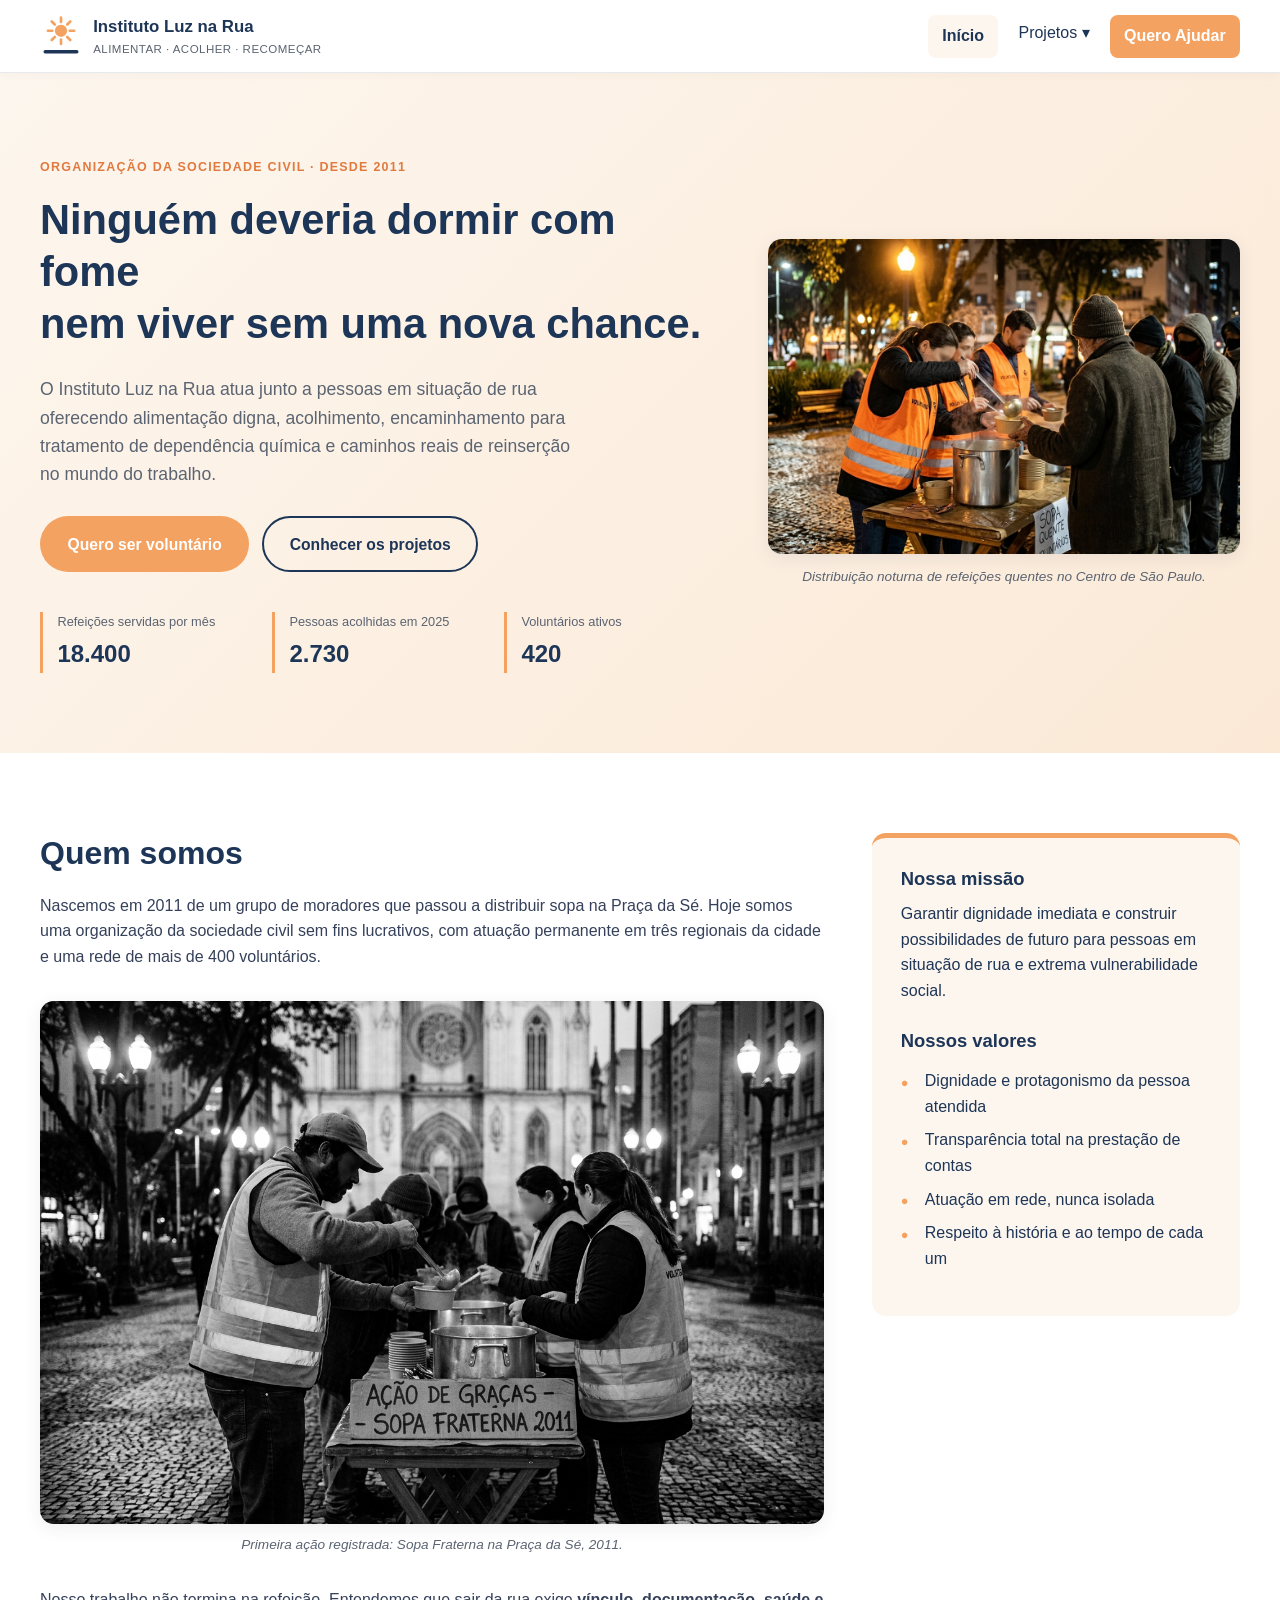
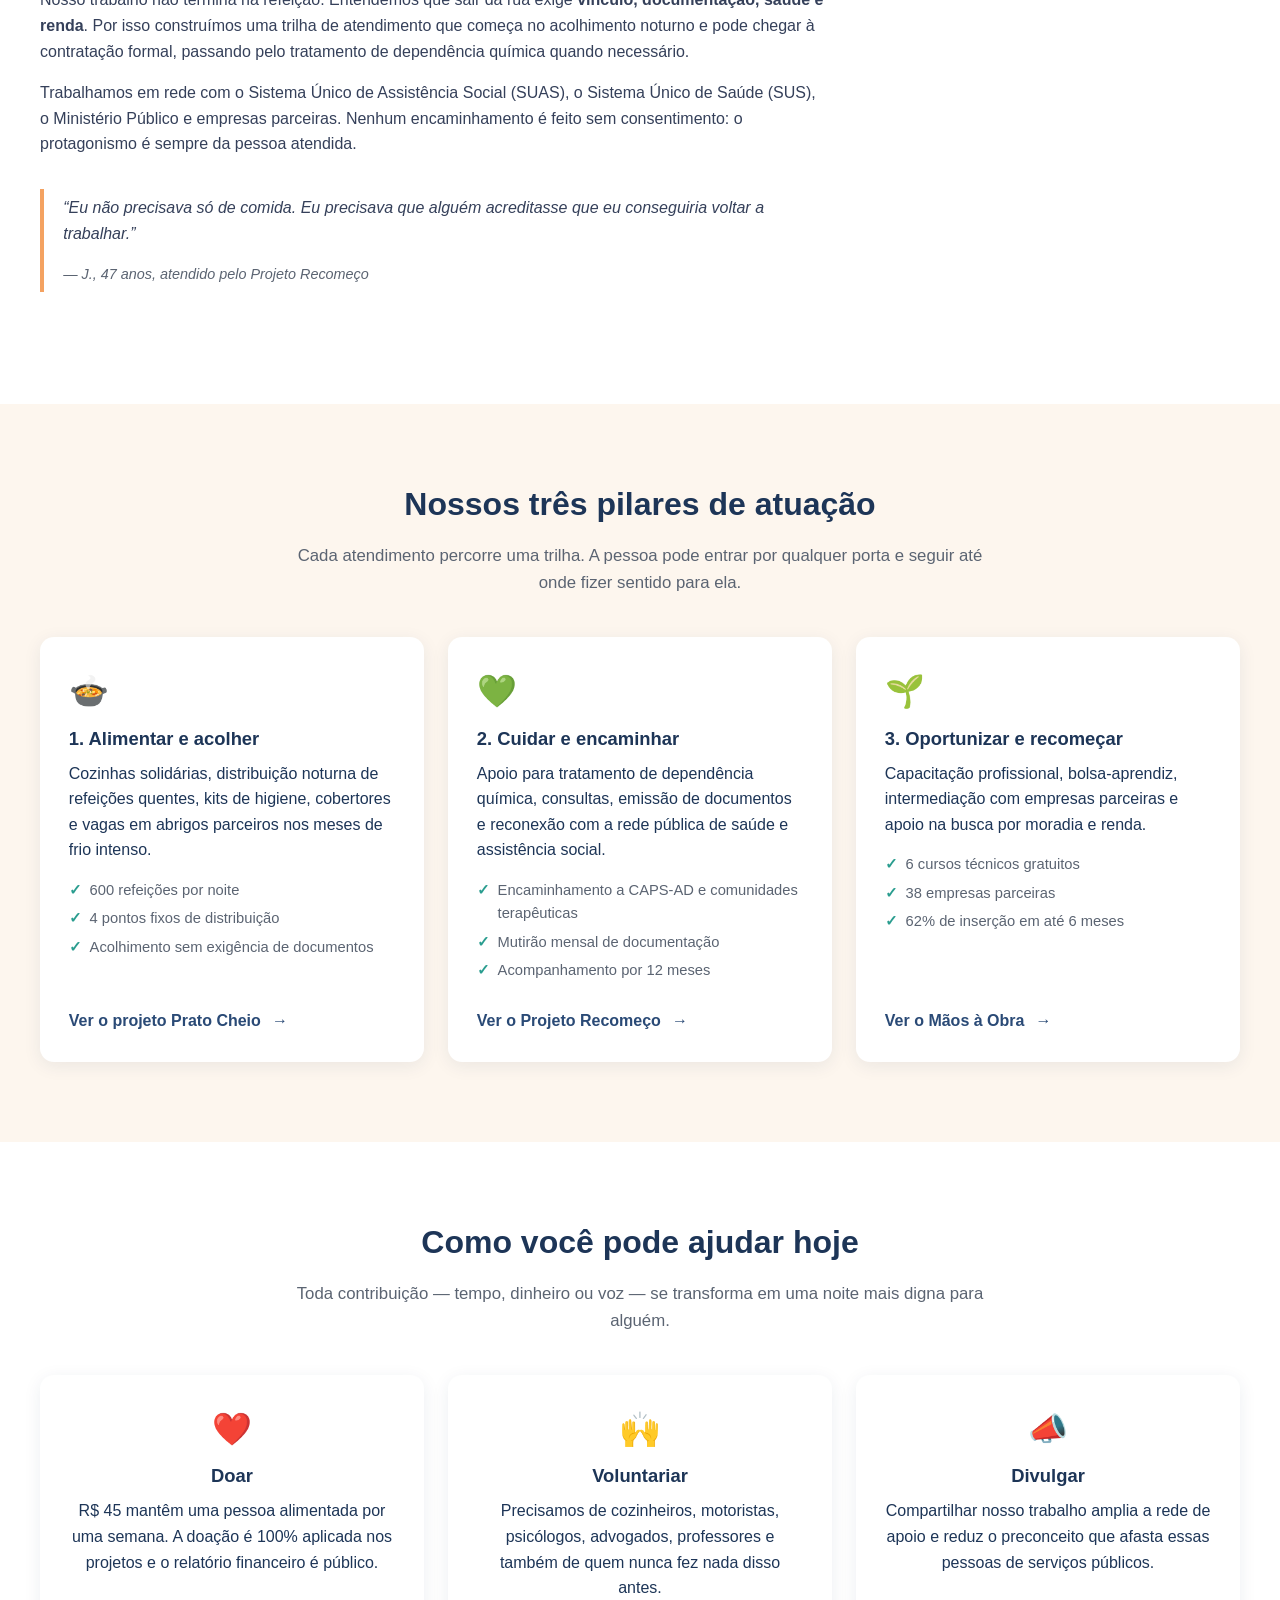
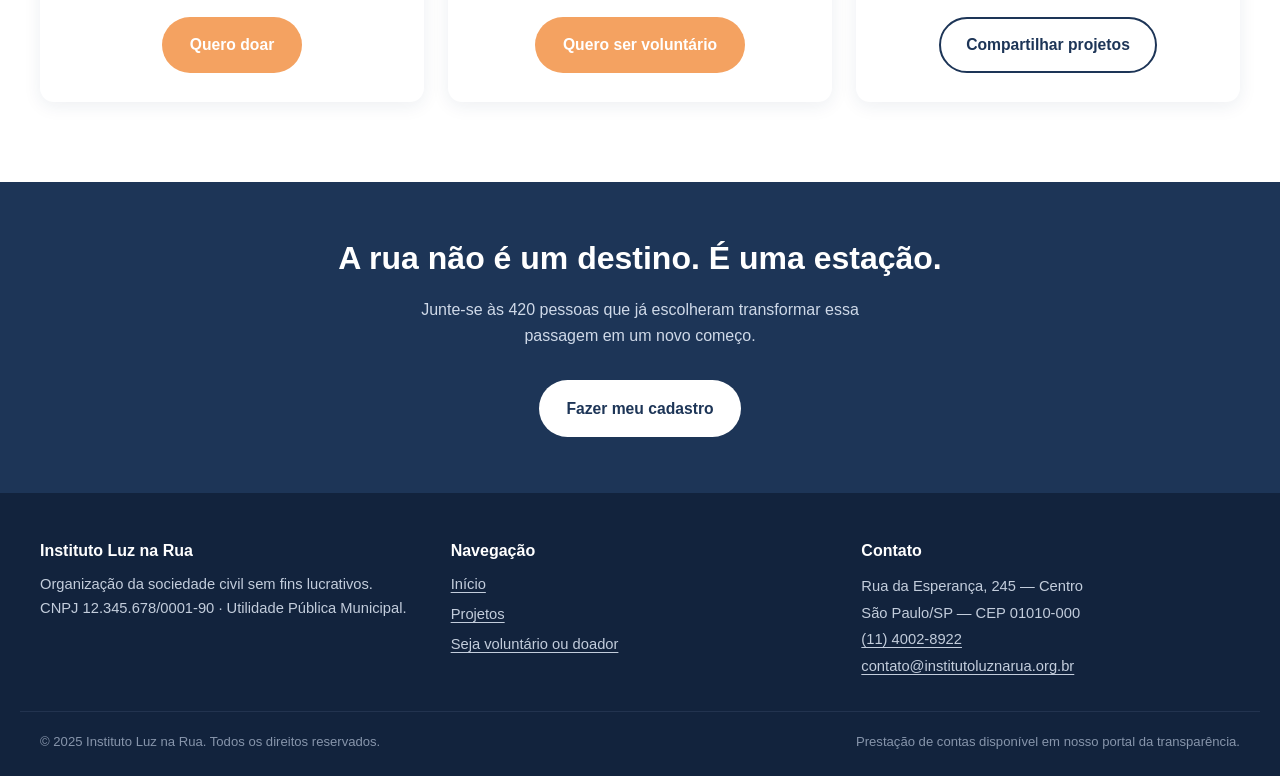
<file: index.html>
<!DOCTYPE html>
<html lang="pt-BR">
<head>
  <meta charset="UTF-8">
  <meta name="viewport" content="width=device-width, initial-scale=1.0">

  <title>Instituto Luz na Rua | Alimentar, acolher e recomeçar</title>
  <meta name="description" content="ONG que atua junto à população em situação de rua: alimentação, acolhimento, encaminhamento para tratamento de dependência química e geração de oportunidades.">
  <meta name="keywords" content="ONG, população em situação de rua, terceiro setor, voluntariado, doação, dependência química, inclusão social">
  <meta name="author" content="Instituto Luz na Rua">
  <meta name="robots" content="index, follow">
  <link rel="canonical" href="https://www.institutoluznarua.org.br/index.html">

  <meta property="og:type" content="website">
  <meta property="og:title" content="Instituto Luz na Rua | Alimentar, acolher e recomeçar">
  <meta property="og:description" content="Transformamos a rua em ponto de partida. Conheça nossos projetos e faça parte dessa rede de cuidado.">
  <meta property="og:locale" content="pt_BR">
  <meta property="og:image" content="https://www.institutoluznarua.org.br/imagens/hero-distribuicao.jpg">
  <meta property="og:image:alt" content="Voluntários servindo sopa quente para pessoas em situação de rua à noite, em uma praça pública.">

  <link rel="icon" href="data:image/svg+xml,%3Csvg xmlns='http://www.w3.org/2000/svg' viewBox='0 0 48 48'%3E%3Ccircle cx='24' cy='20' r='10' fill='%23f4a261'/%3E%3Cpath d='M6 42h36' stroke='%231d3557' stroke-width='4' stroke-linecap='round'/%3E%3C/svg%3E">
  <link rel="stylesheet" href="css/estilo.css">

  <script type="application/ld+json">
  {
    "@context": "https://schema.org",
    "@type": "NGO",
    "name": "Instituto Luz na Rua",
    "url": "https://www.institutoluznarua.org.br",
    "description": "Organização sem fins lucrativos que atua junto à população em situação de rua.",
    "address": {
      "@type": "PostalAddress",
      "streetAddress": "Rua da Esperança, 245 - Centro",
      "addressLocality": "São Paulo",
      "addressRegion": "SP",
      "postalCode": "01010-000",
      "addressCountry": "BR"
    },
    "telephone": "+55-11-4002-8922",
    "email": "contato@institutoluznarua.org.br"
  }
  </script>
</head>

<body>

  <a class="pular-navegacao" href="#conteudo-principal">Pular para o conteúdo principal</a>

  <header class="cabecalho">
    <div class="container cabecalho__interno">

      <a href="index.html" class="logo" aria-label="Instituto Luz na Rua — página inicial">
        <svg class="logo__icone" viewBox="0 0 48 48" width="42" height="42" aria-hidden="true" focusable="false">
          <circle cx="24" cy="18" r="7" fill="#f4a261"></circle>
          <g stroke="#f4a261" stroke-width="3" stroke-linecap="round">
            <path d="M24 3v5"></path><path d="M24 28v5"></path>
            <path d="M9 18h5"></path><path d="M34 18h5"></path>
            <path d="M13.4 7.4l3.5 3.5"></path><path d="M31.1 25.1l3.5 3.5"></path>
            <path d="M34.6 7.4l-3.5 3.5"></path><path d="M16.9 25.1l-3.5 3.5"></path>
          </g>
          <path d="M6 42h36" stroke="#1d3557" stroke-width="4" stroke-linecap="round"></path>
        </svg>
        <span class="logo__texto">
          <strong>Instituto Luz na Rua</strong>
          <small>Alimentar · Acolher · Recomeçar</small>
        </span>
      </a>

      <button class="menu-toggle" type="button"
              aria-expanded="false"
              aria-controls="menu-principal"
              aria-label="Abrir menu de navegação">
        <span class="menu-toggle__barra"></span>
        <span class="menu-toggle__barra"></span>
        <span class="menu-toggle__barra"></span>
      </button>

      <nav id="menu-principal" class="navegacao" aria-label="Navegação principal">
        <ul class="navegacao__lista">
          <li><a href="index.html" aria-current="page">Início</a></li>

          <li class="tem-submenu">
            <button class="navegacao__botao" type="button"
                    aria-expanded="false"
                    aria-haspopup="true">
              Projetos <span aria-hidden="true">▾</span>
            </button>
            <ul class="submenu">
              <li><a href="projetos.html#prato-cheio">Prato Cheio</a></li>
              <li><a href="projetos.html#recomeco">Recomeço</a></li>
              <li><a href="projetos.html#maos-a-obra">Mãos à Obra</a></li>
              <li><a href="projetos.html">Ver todos os projetos</a></li>
            </ul>
          </li>

          <li><a href="cadastro.html" class="navegacao__destaque">Quero Ajudar</a></li>
        </ul>
      </nav>

    </div>
  </header>

  <main id="conteudo-principal">

    <!-- HERO -->
    <section class="hero" aria-labelledby="titulo-hero">
      <div class="container hero__interno">

        <div class="hero__texto">
          <p class="etiqueta">Organização da Sociedade Civil · desde 2011</p>

          <h1 id="titulo-hero">
            Ninguém deveria dormir com fome<br>
            nem viver sem uma nova chance.
          </h1>

          <p class="hero__descricao">
            O Instituto Luz na Rua atua junto a pessoas em situação de rua oferecendo
            alimentação digna, acolhimento, encaminhamento para tratamento de dependência
            química e caminhos reais de reinserção no mundo do trabalho.
          </p>

          <div class="hero__acoes">
            <a href="cadastro.html" class="botao botao--primario">Quero ser voluntário</a>
            <a href="projetos.html" class="botao botao--contorno">Conhecer os projetos</a>
          </div>

          <dl class="hero__indicadores">
            <div>
              <dt>Refeições servidas por mês</dt>
              <dd>18.400</dd>
            </div>
            <div>
              <dt>Pessoas acolhidas em 2025</dt>
              <dd>2.730</dd>
            </div>
            <div>
              <dt>Voluntários ativos</dt>
              <dd>420</dd>
            </div>
          </dl>
        </div>

        <figure class="hero__figura">
          <img
            src="imagens/hero-distribuicao.jpg"
            alt="Voluntários com coletes refletivos laranja servindo sopa quente de uma panela grande para pessoas em situação de rua enfileiradas em uma praça à noite, sob iluminação pública."
            width="1400"
            height="933"
            loading="eager"
            fetchpriority="high"
            decoding="async"
            class="hero__imagem">
          <figcaption>Distribuição noturna de refeições quentes no Centro de São Paulo.</figcaption>
        </figure>

      </div>
    </section>

    <!-- QUEM SOMOS -->
    <section class="secao" id="quem-somos" aria-labelledby="titulo-quem-somos">
      <div class="container secao__grade">

        <article class="texto-corrido">
          <h2 id="titulo-quem-somos">Quem somos</h2>

          <p>
            Nascemos em 2011 de um grupo de moradores que passou a distribuir sopa na Praça da
            Sé. Hoje somos uma organização da sociedade civil sem fins lucrativos, com
            atuação permanente em três regionais da cidade e uma rede de mais de 400
            voluntários.
          </p>

          <figure class="texto-corrido__figura">
            <img
              src="imagens/sopa_fraterna_2011.jpg"
              alt="Fotografia em preto e branco, de 2011, mostrando voluntários com coletes servindo sopa de panelas grandes em uma mesa, na Praça da Sé, com a Catedral ao fundo. Uma placa na mesa diz 'Ação de Graças – Sopa Fraterna 2011'."
              width="1200"
              height="800"
              loading="lazy"
              decoding="async">
            <figcaption>Primeira ação registrada: Sopa Fraterna na Praça da Sé, 2011.</figcaption>
          </figure>

          <p>
            Nosso trabalho não termina na refeição. Entendemos que sair da rua exige
            <strong>vínculo, documentação, saúde e renda</strong>. Por isso construímos uma
            trilha de atendimento que começa no acolhimento noturno e pode chegar à
            contratação formal, passando pelo tratamento de dependência química quando necessário.
          </p>

          <p>
            Trabalhamos em rede com o Sistema Único de Assistência Social (SUAS), o Sistema
            Único de Saúde (SUS), o Ministério Público e empresas parceiras. Nenhum
            encaminhamento é feito sem consentimento: o protagonismo é sempre da pessoa atendida.
          </p>

          <blockquote class="citacao">
            <p>“Eu não precisava só de comida. Eu precisava que alguém acreditasse que eu
            conseguiria voltar a trabalhar.”</p>
            <footer>— <cite>J., 47 anos, atendido pelo Projeto Recomeço</cite></footer>
          </blockquote>
        </article>

        <aside class="cartao-lateral" aria-labelledby="titulo-missao">
          <h3 id="titulo-missao">Nossa missão</h3>
          <p>
            Garantir dignidade imediata e construir possibilidades de futuro para pessoas em
            situação de rua e extrema vulnerabilidade social.
          </p>

          <h3>Nossos valores</h3>
          <ul class="lista-marcada">
            <li>Dignidade e protagonismo da pessoa atendida</li>
            <li>Transparência total na prestação de contas</li>
            <li>Atuação em rede, nunca isolada</li>
            <li>Respeito à história e ao tempo de cada um</li>
          </ul>
        </aside>

      </div>
    </section>

    <!-- PILARES -->
    <section class="secao secao--alt" aria-labelledby="titulo-pilares">
      <div class="container">

        <header class="secao__cabecalho">
          <h2 id="titulo-pilares">Nossos três pilares de atuação</h2>
          <p class="secao__subtitulo">
            Cada atendimento percorre uma trilha. A pessoa pode entrar por qualquer porta e
            seguir até onde fizer sentido para ela.
          </p>
        </header>

        <div class="grade-cartoes">

          <article class="cartao" aria-labelledby="card-pilar-1">
            <span class="cartao__icone" aria-hidden="true">🍲</span>
            <h3 id="card-pilar-1">1. Alimentar e acolher</h3>
            <p>
              Cozinhas solidárias, distribuição noturna de refeições quentes, kits de higiene,
              cobertores e vagas em abrigos parceiros nos meses de frio intenso.
            </p>
            <ul class="cartao__lista">
              <li>600 refeições por noite</li>
              <li>4 pontos fixos de distribuição</li>
              <li>Acolhimento sem exigência de documentos</li>
            </ul>
            <a href="projetos.html#prato-cheio" class="link-seta">
              Ver o projeto Prato Cheio<span class="sr-only"> — Alimentar e acolher</span>
            </a>
          </article>

          <article class="cartao" aria-labelledby="card-pilar-2">
            <span class="cartao__icone" aria-hidden="true">💚</span>
            <h3 id="card-pilar-2">2. Cuidar e encaminhar</h3>
            <p>
              Apoio para tratamento de dependência química, consultas, emissão de documentos
              e reconexão com a rede pública de saúde e assistência social.
            </p>
            <ul class="cartao__lista">
              <li>Encaminhamento a CAPS-AD e comunidades terapêuticas</li>
              <li>Mutirão mensal de documentação</li>
              <li>Acompanhamento por 12 meses</li>
            </ul>
            <a href="projetos.html#recomeco" class="link-seta">
              Ver o Projeto Recomeço<span class="sr-only"> — Cuidar e encaminhar</span>
            </a>
          </article>

          <article class="cartao" aria-labelledby="card-pilar-3">
            <span class="cartao__icone" aria-hidden="true">🌱</span>
            <h3 id="card-pilar-3">3. Oportunizar e recomeçar</h3>
            <p>
              Capacitação profissional, bolsa-aprendiz, intermediação com empresas parceiras
              e apoio na busca por moradia e renda.
            </p>
            <ul class="cartao__lista">
              <li>6 cursos técnicos gratuitos</li>
              <li>38 empresas parceiras</li>
              <li>62% de inserção em até 6 meses</li>
            </ul>
            <a href="projetos.html#maos-a-obra" class="link-seta">
              Ver o Mãos à Obra<span class="sr-only"> — Oportunizar e recomeçar</span>
            </a>
          </article>

        </div>
      </div>
    </section>

    <!-- COMO AJUDAR -->
    <section class="secao" aria-labelledby="titulo-como-ajudar">
      <div class="container">

        <header class="secao__cabecalho">
          <h2 id="titulo-como-ajudar">Como você pode ajudar hoje</h2>
          <p class="secao__subtitulo">
            Toda contribuição — tempo, dinheiro ou voz — se transforma em uma noite mais
            digna para alguém.
          </p>
        </header>

        <div class="grade-cartoes grade-cartoes--tres">

          <article class="cartao cartao--acao" aria-labelledby="card-acao-1">
            <span class="cartao__icone" aria-hidden="true">❤️</span>
            <h3 id="card-acao-1">Doar</h3>
            <p>
              R$ 45 mantêm uma pessoa alimentada por uma semana. A doação é 100% aplicada
              nos projetos e o relatório financeiro é público.
            </p>
            <a href="cadastro.html?perfil=doador" class="botao botao--primario">Quero doar</a>
          </article>

          <article class="cartao cartao--acao" aria-labelledby="card-acao-2">
            <span class="cartao__icone" aria-hidden="true">🙌</span>
            <h3 id="card-acao-2">Voluntariar</h3>
            <p>
              Precisamos de cozinheiros, motoristas, psicólogos, advogados, professores e
              também de quem nunca fez nada disso antes.
            </p>
            <a href="cadastro.html?perfil=voluntario" class="botao botao--primario">Quero ser voluntário</a>
          </article>

          <article class="cartao cartao--acao" aria-labelledby="card-acao-3">
            <span class="cartao__icone" aria-hidden="true">📣</span>
            <h3 id="card-acao-3">Divulgar</h3>
            <p>
              Compartilhar nosso trabalho amplia a rede de apoio e reduz o preconceito
              que afasta essas pessoas de serviços públicos.
            </p>
            <a href="projetos.html" class="botao botao--contorno">Compartilhar projetos</a>
          </article>

        </div>
      </div>
    </section>

    <!-- CHAMADA FINAL -->
    <section class="chamada-final" aria-labelledby="titulo-chamada">
      <div class="container chamada-final__interno">
        <h2 id="titulo-chamada">A rua não é um destino. É uma estação.</h2>
        <p>
          Junte-se às 420 pessoas que já escolheram transformar essa passagem em um
          novo começo.
        </p>
        <a href="cadastro.html" class="botao botao--claro">Fazer meu cadastro</a>
      </div>
    </section>

  </main>

  <footer class="rodape">
    <div class="container rodape__grade">

      <section class="rodape__coluna" aria-labelledby="rodape-instituto">
        <h2 id="rodape-instituto" class="rodape__titulo">Instituto Luz na Rua</h2>
        <p>
          Organização da sociedade civil sem fins lucrativos.<br>
          CNPJ 12.345.678/0001-90 · Utilidade Pública Municipal.
        </p>
      </section>

      <nav class="rodape__coluna" aria-labelledby="rodape-navegacao">
        <h2 id="rodape-navegacao" class="rodape__titulo">Navegação</h2>
        <ul class="rodape__lista">
          <li><a href="index.html">Início</a></li>
          <li><a href="projetos.html">Projetos</a></li>
          <li><a href="cadastro.html">Seja voluntário ou doador</a></li>
        </ul>
      </nav>

      <section class="rodape__coluna" aria-labelledby="rodape-contato">
        <h2 id="rodape-contato" class="rodape__titulo">Contato</h2>
        <address class="rodape__endereco">
          Rua da Esperança, 245 — Centro<br>
          São Paulo/SP — CEP 01010-000<br>
          <a href="tel:+551140028922">(11) 4002-8922</a><br>
          <a href="mailto:contato@institutoluznarua.org.br">contato@institutoluznarua.org.br</a>
        </address>
      </section>

    </div>

    <div class="container rodape__base">
      <p>&copy; 2025 Instituto Luz na Rua. Todos os direitos reservados.</p>
      <p>Prestação de contas disponível em nosso portal da transparência.</p>
    </div>
  </footer>

  <!-- Container do toast (oculto por padrão) -->
  <div id="toast" class="toast" role="status" aria-live="polite" hidden></div>

  <script src="js/script.js"></script>
</body>
</html>
</file>
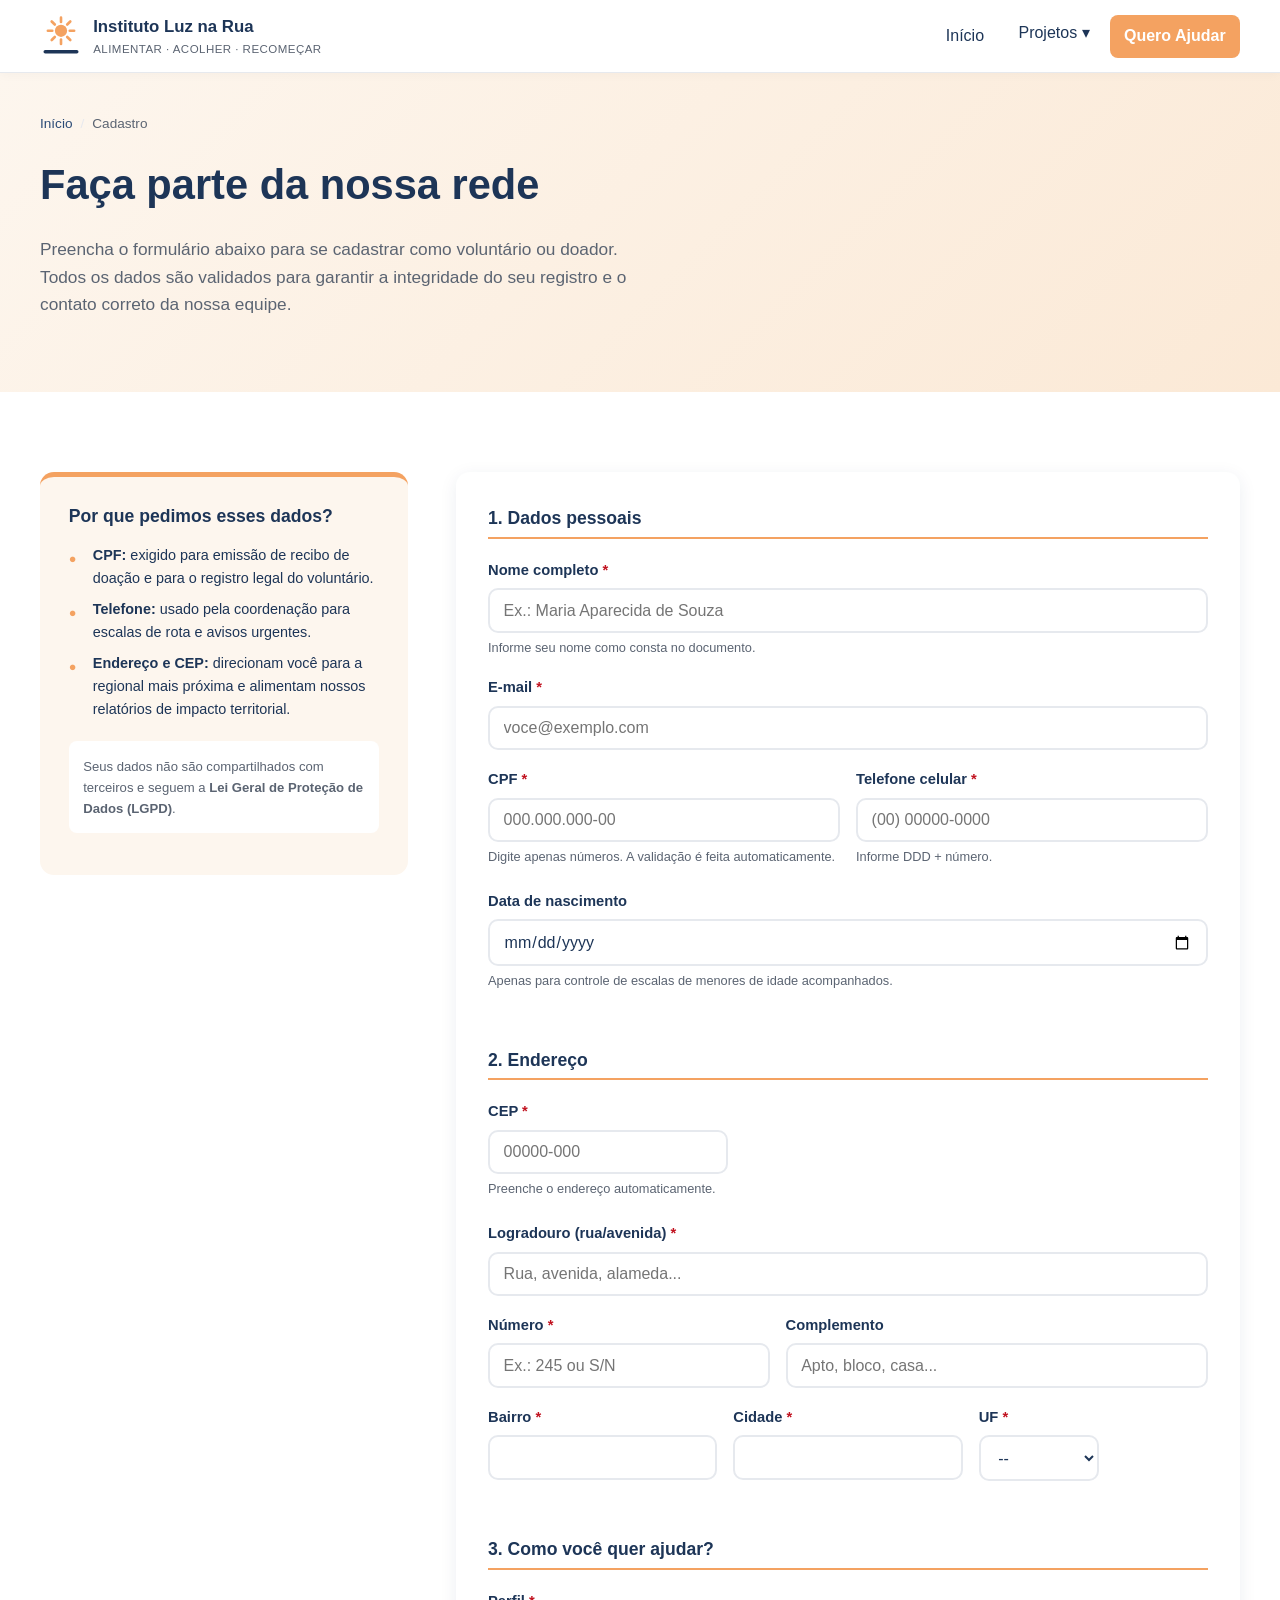
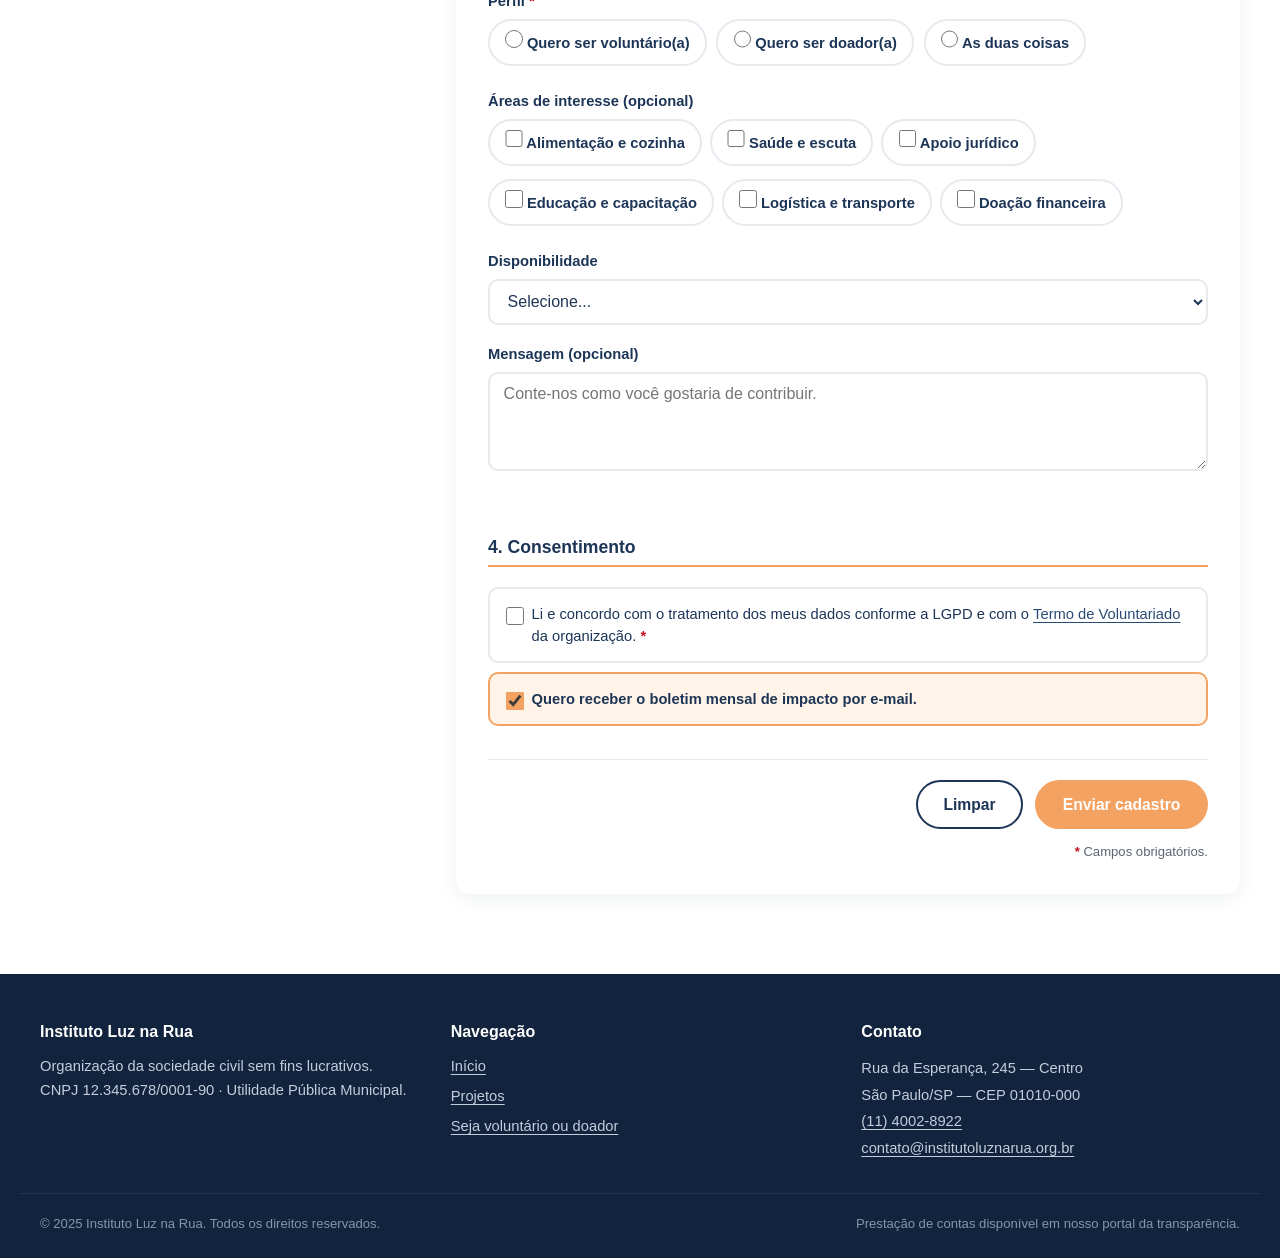
<file: cadastro.html>
<!DOCTYPE html>
<html lang="pt-BR">
<head>
  <meta charset="UTF-8">
  <meta name="viewport" content="width=device-width, initial-scale=1.0">

  <title>Cadastro de Voluntários e Doadores | Instituto Luz na Rua</title>
  <meta name="description" content="Cadastre-se como voluntário ou doador do Instituto Luz na Rua. Formulário com validação de CPF, telefone e CEP para garantir a integridade do seu registro.">
  <meta name="robots" content="index, follow">
  <link rel="canonical" href="https://www.institutoluznarua.org.br/cadastro.html">

  <link rel="icon" href="data:image/svg+xml,%3Csvg xmlns='http://www.w3.org/2000/svg' viewBox='0 0 48 48'%3E%3Ccircle cx='24' cy='20' r='10' fill='%23f4a261'/%3E%3Cpath d='M6 42h36' stroke='%231d3557' stroke-width='4' stroke-linecap='round'/%3E%3C/svg%3E">
  <link rel="stylesheet" href="css/estilo.css">
</head>

<body>

  <a class="pular-navegacao" href="#conteudo-principal">Pular para o conteúdo principal</a>

  <header class="cabecalho">
    <div class="container cabecalho__interno">

      <a href="index.html" class="logo" aria-label="Instituto Luz na Rua — página inicial">
        <svg class="logo__icone" viewBox="0 0 48 48" width="42" height="42" aria-hidden="true" focusable="false">
          <circle cx="24" cy="18" r="7" fill="#f4a261"></circle>
          <g stroke="#f4a261" stroke-width="3" stroke-linecap="round">
            <path d="M24 3v5"></path><path d="M24 28v5"></path>
            <path d="M9 18h5"></path><path d="M34 18h5"></path>
            <path d="M13.4 7.4l3.5 3.5"></path><path d="M31.1 25.1l3.5 3.5"></path>
            <path d="M34.6 7.4l-3.5 3.5"></path><path d="M16.9 25.1l-3.5 3.5"></path>
          </g>
          <path d="M6 42h36" stroke="#1d3557" stroke-width="4" stroke-linecap="round"></path>
        </svg>
        <span class="logo__texto">
          <strong>Instituto Luz na Rua</strong>
          <small>Alimentar · Acolher · Recomeçar</small>
        </span>
      </a>

      <button class="menu-toggle" type="button"
              aria-expanded="false"
              aria-controls="menu-principal"
              aria-label="Abrir menu de navegação">
        <span class="menu-toggle__barra"></span>
        <span class="menu-toggle__barra"></span>
        <span class="menu-toggle__barra"></span>
      </button>

      <nav id="menu-principal" class="navegacao" aria-label="Navegação principal">
        <ul class="navegacao__lista">
          <li><a href="index.html">Início</a></li>

          <li class="tem-submenu">
            <button class="navegacao__botao" type="button"
                    aria-expanded="false"
                    aria-haspopup="true">
              Projetos <span aria-hidden="true">▾</span>
            </button>
            <ul class="submenu">
              <li><a href="projetos.html#prato-cheio">Prato Cheio</a></li>
              <li><a href="projetos.html#recomeco">Recomeço</a></li>
              <li><a href="projetos.html#maos-a-obra">Mãos à Obra</a></li>
              <li><a href="projetos.html">Ver todos os projetos</a></li>
            </ul>
          </li>

          <li><a href="cadastro.html" class="navegacao__destaque" aria-current="page">Quero Ajudar</a></li>
        </ul>
      </nav>

    </div>
  </header>

  <main id="conteudo-principal">

    <section class="pagina-topo" aria-labelledby="titulo-pagina">
      <div class="container">
        <nav aria-label="Trilha de navegação" class="trilha">
          <ol>
            <li><a href="index.html">Início</a></li>
            <li aria-current="page">Cadastro</li>
          </ol>
        </nav>

        <h1 id="titulo-pagina">Faça parte da nossa rede</h1>
        <p class="pagina-topo__descricao">
          Preencha o formulário abaixo para se cadastrar como voluntário ou doador.
          Todos os dados são validados para garantir a integridade do seu registro
          e o contato correto da nossa equipe.
        </p>
      </div>
    </section>

    <section class="secao" aria-labelledby="titulo-formulario">
      <div class="container container--formulario">

        <aside class="formulario__lateral" aria-labelledby="titulo-lateral">
          <h2 id="titulo-lateral">Por que pedimos esses dados?</h2>

          <ul class="lista-marcada">
            <li><strong>CPF:</strong> exigido para emissão de recibo de doação e para o
                registro legal do voluntário.</li>
            <li><strong>Telefone:</strong> usado pela coordenação para escalas de rota e
                avisos urgentes.</li>
            <li><strong>Endereço e CEP:</strong> direcionam você para a regional mais próxima
                e alimentam nossos relatórios de impacto territorial.</li>
          </ul>

          <p class="aviso-privacidade">
            Seus dados não são compartilhados com terceiros e seguem a
            <strong>Lei Geral de Proteção de Dados (LGPD)</strong>.
          </p>
        </aside>

        <div class="formulario__principal">
          <h2 id="titulo-formulario" class="sr-only">Formulário de cadastro</h2>

          <form id="form-cadastro" action="#" method="post" autocomplete="on">

            <fieldset>
              <legend>1. Dados pessoais</legend>

              <div class="campo">
                <label for="nome">Nome completo <span class="obrigatorio" aria-hidden="true">*</span></label>
                <input
                  type="text"
                  id="nome"
                  name="nome"
                  required
                  minlength="3"
                  maxlength="80"
                  autocomplete="name"
                  placeholder="Ex.: Maria Aparecida de Souza"
                  aria-describedby="ajuda-nome">
                <small id="ajuda-nome" class="ajuda">Informe seu nome como consta no documento.</small>
              </div>

              <div class="campo">
                <label for="email">E-mail <span class="obrigatorio" aria-hidden="true">*</span></label>
                <input
                  type="email"
                  id="email"
                  name="email"
                  required
                  autocomplete="email"
                  placeholder="voce@exemplo.com">
              </div>

              <div class="campo-grupo">
                <div class="campo">
                  <label for="cpf">CPF <span class="obrigatorio" aria-hidden="true">*</span></label>
                  <input
                    type="text"
                    id="cpf"
                    name="cpf"
                    required
                    inputmode="numeric"
                    maxlength="14"
                    pattern="\d{3}\.\d{3}\.\d{3}-\d{2}"
                    title="Informe o CPF no formato 000.000.000-00"
                    placeholder="000.000.000-00"
                    aria-describedby="erro-cpf ajuda-cpf">
                  <small id="ajuda-cpf" class="ajuda">Digite apenas números. A validação é feita automaticamente.</small>
                  <small id="erro-cpf" class="erro" role="alert" hidden></small>
                </div>

                <div class="campo">
                  <label for="telefone">Telefone celular <span class="obrigatorio" aria-hidden="true">*</span></label>
                  <input
                    type="tel"
                    id="telefone"
                    name="telefone"
                    required
                    inputmode="tel"
                    maxlength="15"
                    pattern="\(\d{2}\)\s\d{5}-\d{4}"
                    title="Informe o telefone no formato (00) 00000-0000"
                    placeholder="(00) 00000-0000"
                    aria-describedby="erro-telefone ajuda-telefone">
                  <small id="ajuda-telefone" class="ajuda">Informe DDD + número.</small>
                  <small id="erro-telefone" class="erro" role="alert" hidden></small>
                </div>
              </div>

              <div class="campo">
                <label for="nascimento">Data de nascimento</label>
                <input
                  type="date"
                  id="nascimento"
                  name="nascimento"
                  max="2010-12-31"
                  autocomplete="bday">
                <small class="ajuda">Apenas para controle de escalas de menores de idade acompanhados.</small>
              </div>
            </fieldset>

            <fieldset>
              <legend>2. Endereço</legend>

              <div class="campo-grupo campo-grupo--cep">
                <div class="campo">
                  <label for="cep">CEP <span class="obrigatorio" aria-hidden="true">*</span></label>
                  <input
                    type="text"
                    id="cep"
                    name="cep"
                    required
                    inputmode="numeric"
                    maxlength="9"
                    pattern="\d{5}-\d{3}"
                    title="Informe o CEP no formato 00000-000"
                    placeholder="00000-000"
                    autocomplete="postal-code"
                    aria-describedby="erro-cep status-cep">
                  <small id="status-cep" class="ajuda">Preenche o endereço automaticamente.</small>
                  <small id="erro-cep" class="erro" role="alert" hidden></small>
                </div>
              </div>

              <div class="campo">
                <label for="logradouro">Logradouro (rua/avenida) <span class="obrigatorio" aria-hidden="true">*</span></label>
                <input
                  type="text"
                  id="logradouro"
                  name="logradouro"
                  required
                  maxlength="120"
                  autocomplete="address-line1"
                  placeholder="Rua, avenida, alameda...">
              </div>

              <div class="campo-grupo campo-grupo--numero">
                <div class="campo">
                  <label for="numero">Número <span class="obrigatorio" aria-hidden="true">*</span></label>
                  <input
                    type="text"
                    id="numero"
                    name="numero"
                    required
                    maxlength="10"
                    placeholder="Ex.: 245 ou S/N">
                </div>

                <div class="campo">
                  <label for="complemento">Complemento</label>
                  <input
                    type="text"
                    id="complemento"
                    name="complemento"
                    maxlength="60"
                    placeholder="Apto, bloco, casa...">
                </div>
              </div>

              <div class="campo-grupo">
                <div class="campo">
                  <label for="bairro">Bairro <span class="obrigatorio" aria-hidden="true">*</span></label>
                  <input
                    type="text"
                    id="bairro"
                    name="bairro"
                    required
                    maxlength="80"
                    autocomplete="address-line2">
                </div>

                <div class="campo">
                  <label for="cidade">Cidade <span class="obrigatorio" aria-hidden="true">*</span></label>
                  <input
                    type="text"
                    id="cidade"
                    name="cidade"
                    required
                    maxlength="80"
                    autocomplete="address-level2">
                </div>

                <div class="campo campo--uf">
                  <label for="uf">UF <span class="obrigatorio" aria-hidden="true">*</span></label>
                  <select id="uf" name="uf" required autocomplete="address-level1">
                    <option value="">--</option>
                    <option value="AC">AC</option><option value="AL">AL</option>
                    <option value="AP">AP</option><option value="AM">AM</option>
                    <option value="BA">BA</option><option value="CE">CE</option>
                    <option value="DF">DF</option><option value="ES">ES</option>
                    <option value="GO">GO</option><option value="MA">MA</option>
                    <option value="MT">MT</option><option value="MS">MS</option>
                    <option value="MG">MG</option><option value="PA">PA</option>
                    <option value="PB">PB</option><option value="PR">PR</option>
                    <option value="PE">PE</option><option value="PI">PI</option>
                    <option value="RJ">RJ</option><option value="RN">RN</option>
                    <option value="RS">RS</option><option value="RO">RO</option>
                    <option value="RR">RR</option><option value="SC">SC</option>
                    <option value="SP">SP</option><option value="SE">SE</option>
                    <option value="TO">TO</option>
                  </select>
                </div>
              </div>
            </fieldset>

            <fieldset>
              <legend>3. Como você quer ajudar?</legend>

              <div class="campo">
                <span class="rotulo-grupo" id="rotulo-perfil">Perfil <span class="obrigatorio" aria-hidden="true">*</span></span>
                <div class="opcoes" role="radiogroup" aria-labelledby="rotulo-perfil">
                  <label class="opcao">
                    <input type="radio" name="perfil" value="voluntario" required>
                    <span>Quero ser voluntário(a)</span>
                  </label>
                  <label class="opcao">
                    <input type="radio" name="perfil" value="doador">
                    <span>Quero ser doador(a)</span>
                  </label>
                  <label class="opcao">
                    <input type="radio" name="perfil" value="ambos">
                    <span>As duas coisas</span>
                  </label>
                </div>
              </div>

              <div class="campo">
                <span class="rotulo-grupo">Áreas de interesse (opcional)</span>
                <div class="opcoes opcoes--checks">
                  <label class="opcao"><input type="checkbox" name="area" value="alimentacao"> <span>Alimentação e cozinha</span></label>
                  <label class="opcao"><input type="checkbox" name="area" value="saude"> <span>Saúde e escuta</span></label>
                  <label class="opcao"><input type="checkbox" name="area" value="juridico"> <span>Apoio jurídico</span></label>
                  <label class="opcao"><input type="checkbox" name="area" value="educacao"> <span>Educação e capacitação</span></label>
                  <label class="opcao"><input type="checkbox" name="area" value="logistica"> <span>Logística e transporte</span></label>
                  <label class="opcao"><input type="checkbox" name="area" value="doacao"> <span>Doação financeira</span></label>
                </div>
              </div>

              <div class="campo">
                <label for="disponibilidade">Disponibilidade</label>
                <select id="disponibilidade" name="disponibilidade">
                  <option value="">Selecione...</option>
                  <option value="noite">Noites (rota de distribuição)</option>
                  <option value="manha">Manhãs (cozinha e mutirões)</option>
                  <option value="tarde">Tardes (oficinas e cursos)</option>
                  <option value="fds">Fins de semana</option>
                  <option value="remoto">Remoto (apoio administrativo)</option>
                </select>
              </div>

              <div class="campo">
                <label for="mensagem">Mensagem (opcional)</label>
                <textarea
                  id="mensagem"
                  name="mensagem"
                  rows="4"
                  maxlength="500"
                  placeholder="Conte-nos como você gostaria de contribuir."></textarea>
              </div>
            </fieldset>

            <fieldset>
              <legend>4. Consentimento</legend>

              <label class="opcao opcao--termo">
                <input type="checkbox" id="aceite" name="aceite" required>
                <span>
                  Li e concordo com o tratamento dos meus dados conforme a LGPD
                  e com o
                  <button type="button" class="link-botao"
                          data-abrir-modal="modal-termo"
                          aria-haspopup="dialog">
                    Termo de Voluntariado
                  </button>
                  da organização.
                  <span class="obrigatorio" aria-hidden="true">*</span>
                </span>
              </label>

              <label class="opcao opcao--termo">
                <input type="checkbox" id="newsletter" name="newsletter" checked>
                <span>Quero receber o boletim mensal de impacto por e-mail.</span>
              </label>
            </fieldset>

            <div class="formulario__acoes">
              <button type="reset" class="botao botao--contorno">Limpar</button>
              <button type="submit" class="botao botao--primario">Enviar cadastro</button>
            </div>

            <p class="formulario__legenda">
              <span class="obrigatorio" aria-hidden="true">*</span> Campos obrigatórios.
            </p>
          </form>

          <dialog id="modal-termo" class="modal" aria-labelledby="titulo-termo">
            <header class="modal__cabecalho">
              <h2 id="titulo-termo">Termo de Voluntariado</h2>
              <button type="button" class="modal__fechar"
                      data-fechar-modal aria-label="Fechar janela">×</button>
            </header>

            <div class="modal__corpo">
              <p>
                Ao se cadastrar como voluntário(a) do Instituto Luz na Rua, você declara
                estar ciente das diretrizes de atuação, do código de conduta e da
                política de proteção de dados da organização.
              </p>
              <p>
                O voluntariado é gratuito, não gera vínculo empregatício e pode ser
                encerrado a qualquer momento por qualquer das partes, mediante simples
                comunicação à coordenação.
              </p>
              <p>
                As atividades envolvem contato direto com pessoas em situação de
                vulnerabilidade. Por isso, todos os voluntários passam por uma formação
                inicial obrigatória antes de integrarem as rotas de campo.
              </p>
            </div>

            <footer class="modal__rodape">
              <button type="button" class="botao botao--primario" data-fechar-modal>Entendi</button>
            </footer>
          </dialog>

          <div id="mensagem-sucesso" class="mensagem-sucesso" role="status" hidden>
            <h2>Cadastro enviado com sucesso! 🎉</h2>
            <p>
              Recebemos seus dados. Nossa equipe entrará em contato em até 2 dias úteis
              pelo telefone ou e-mail informado.
            </p>
            <p><a href="projetos.html" class="link-seta">Conheça nossos projetos enquanto isso</a></p>
          </div>
        </div>

      </div>
    </section>

  </main>

  <footer class="rodape">
    <div class="container rodape__grade">

      <section class="rodape__coluna" aria-labelledby="rodape-instituto3">
        <h2 id="rodape-instituto3" class="rodape__titulo">Instituto Luz na Rua</h2>
        <p>
          Organização da sociedade civil sem fins lucrativos.<br>
          CNPJ 12.345.678/0001-90 · Utilidade Pública Municipal.
        </p>
      </section>

      <nav class="rodape__coluna" aria-labelledby="rodape-navegacao3">
        <h2 id="rodape-navegacao3" class="rodape__titulo">Navegação</h2>
        <ul class="rodape__lista">
          <li><a href="index.html">Início</a></li>
          <li><a href="projetos.html">Projetos</a></li>
          <li><a href="cadastro.html">Seja voluntário ou doador</a></li>
        </ul>
      </nav>

      <section class="rodape__coluna" aria-labelledby="rodape-contato3">
        <h2 id="rodape-contato3" class="rodape__titulo">Contato</h2>
        <address class="rodape__endereco">
          Rua da Esperança, 245 — Centro<br>
          São Paulo/SP — CEP 01010-000<br>
          <a href="tel:+551140028922">(11) 4002-8922</a><br>
          <a href="mailto:contato@institutoluznarua.org.br">contato@institutoluznarua.org.br</a>
        </address>
      </section>

    </div>

    <div class="container rodape__base">
      <p>&copy; 2025 Instituto Luz na Rua. Todos os direitos reservados.</p>
      <p>Prestação de contas disponível em nosso portal da transparência.</p>
    </div>
  </footer>

  <!-- Container do toast (oculto por padrão) -->
  <div id="toast" class="toast" role="status" aria-live="polite" hidden></div>

  <script src="js/script.js"></script>
</body>
</html>
</file>
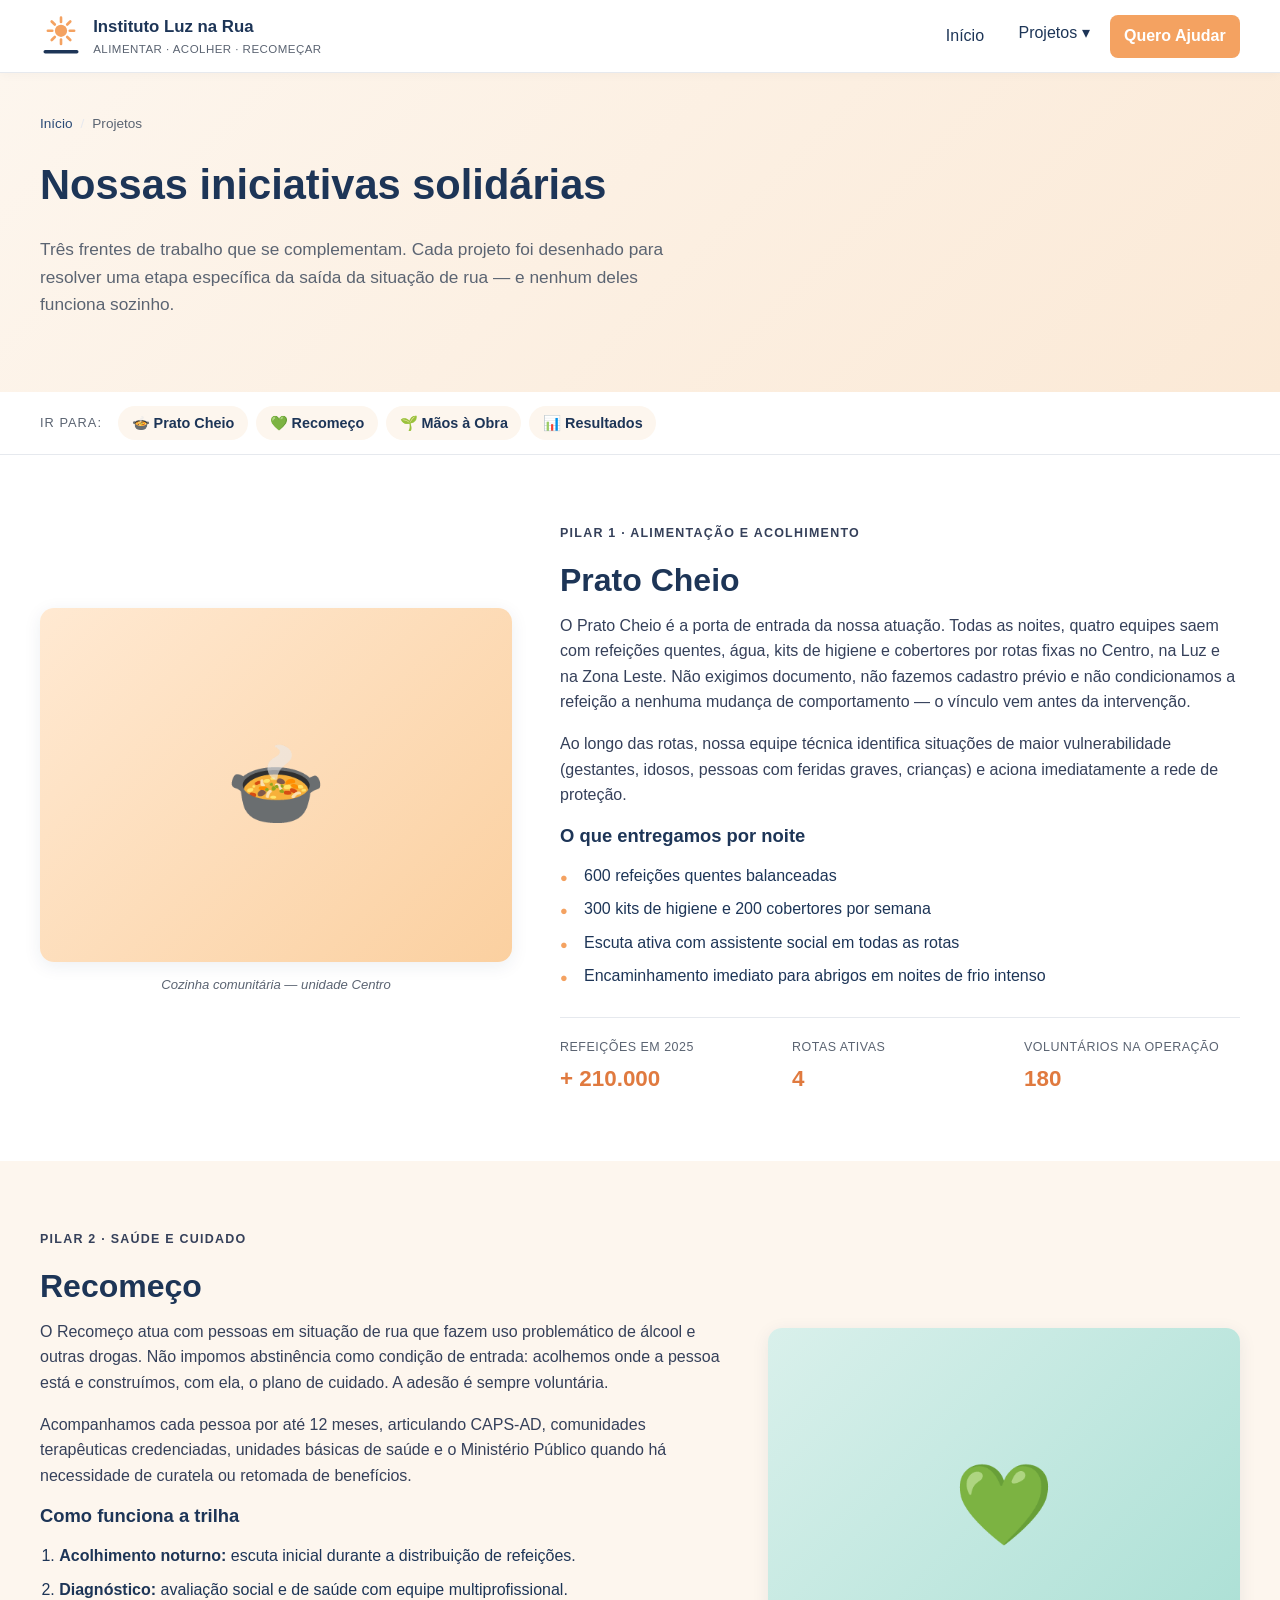
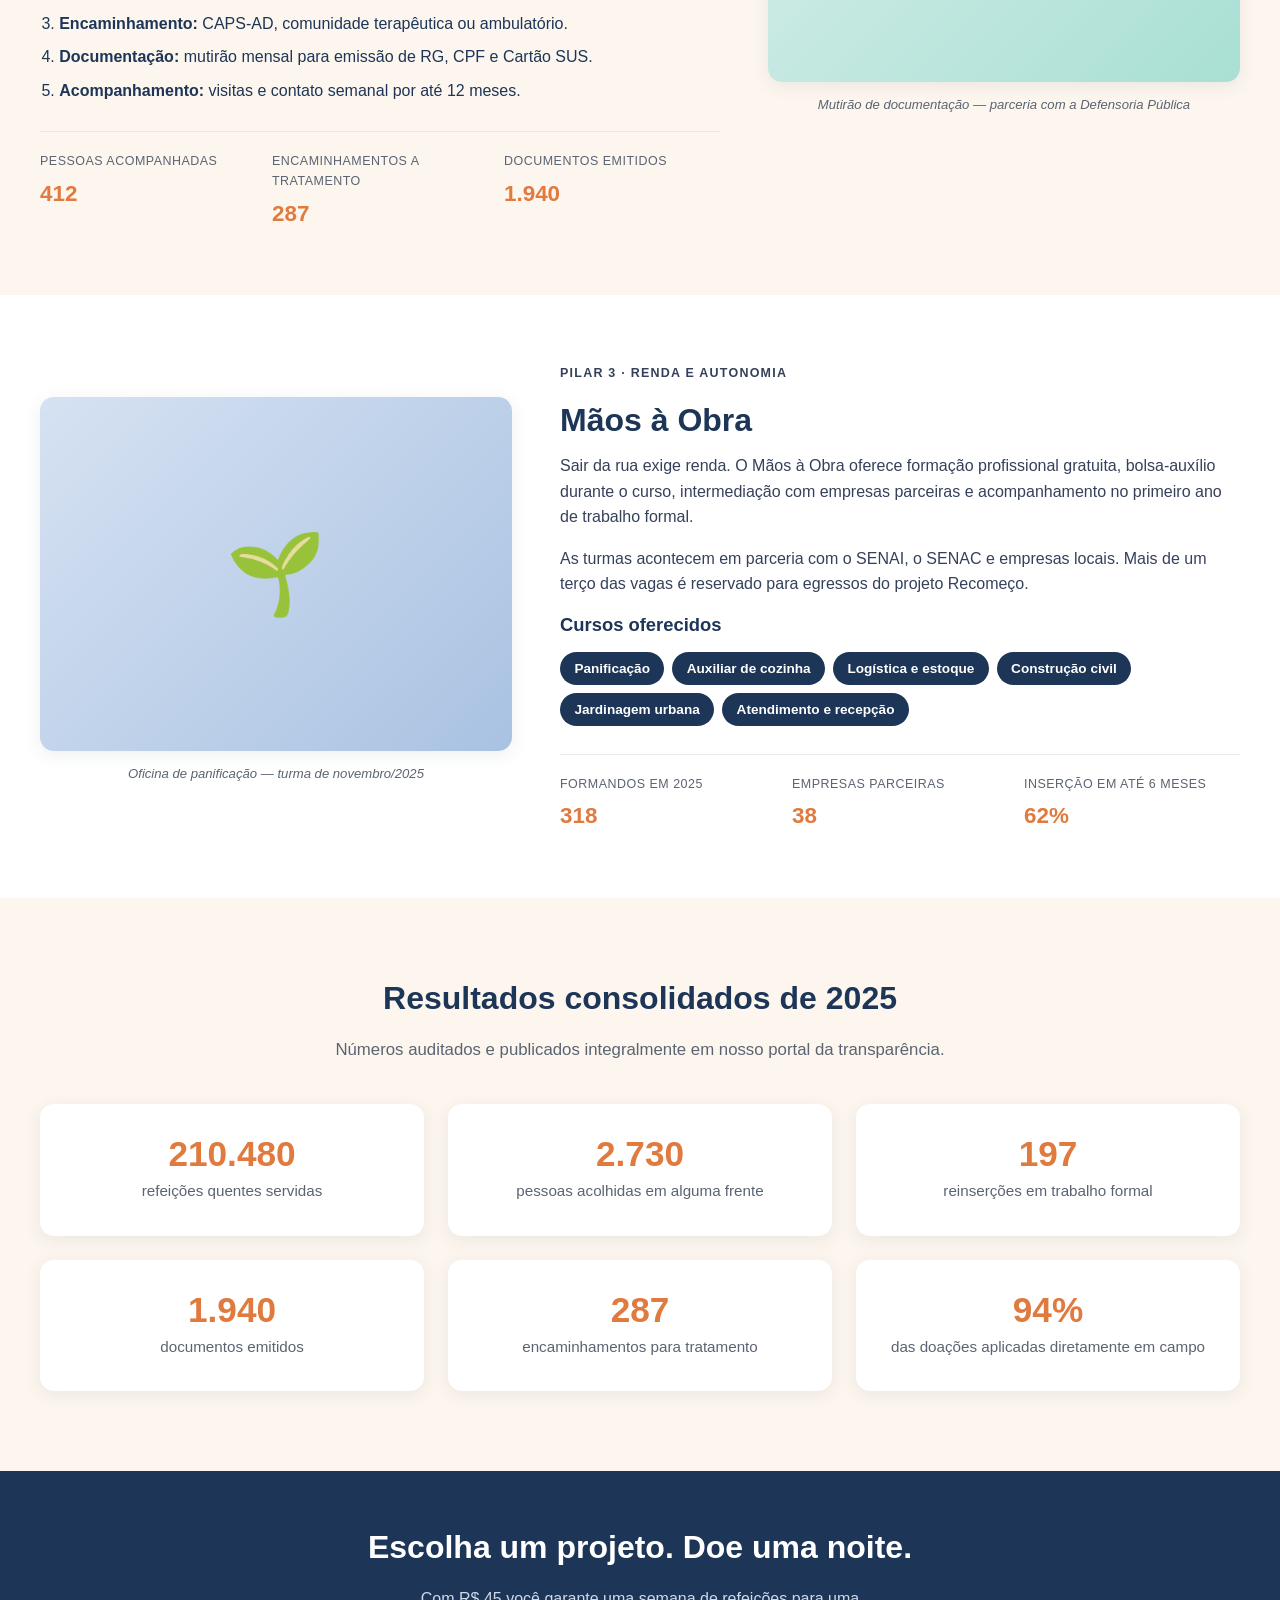
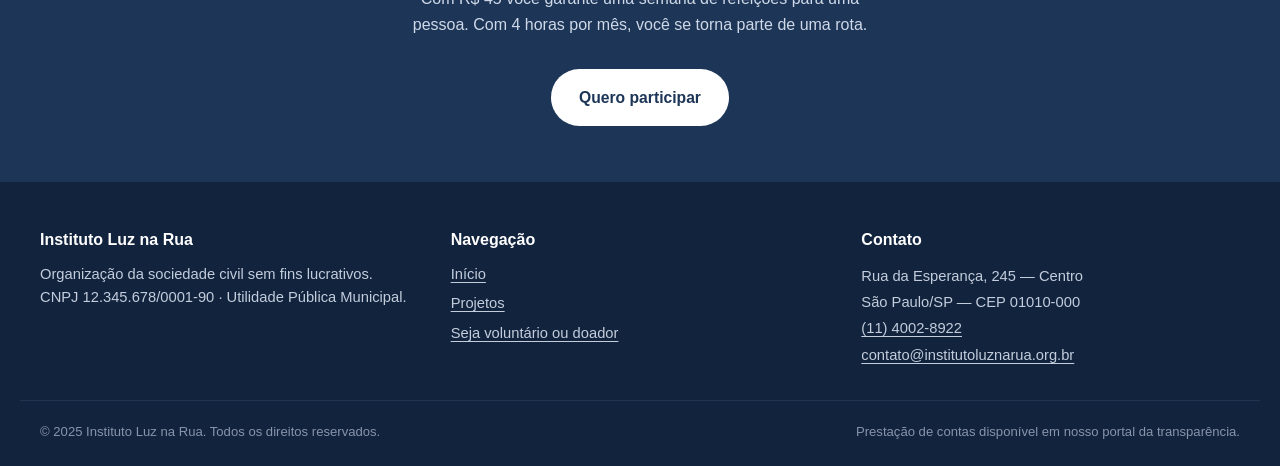
<file: projetos.html>
<!DOCTYPE html>
<html lang="pt-BR">
<head>
  <meta charset="UTF-8">
  <meta name="viewport" content="width=device-width, initial-scale=1.0">

  <title>Projetos e Iniciativas Solidárias | Instituto Luz na Rua</title>
  <meta name="description" content="Conheça os projetos do Instituto Luz na Rua: Prato Cheio (alimentação), Recomeço (dependência química) e Mãos à Obra (capacitação e renda).">
  <meta name="keywords" content="projetos sociais, ONG, alimentação, dependência química, capacitação, geração de renda, população em situação de rua">
  <meta name="robots" content="index, follow">
  <link rel="canonical" href="https://www.institutoluznarua.org.br/projetos.html">

  <link rel="icon" href="data:image/svg+xml,%3Csvg xmlns='http://www.w3.org/2000/svg' viewBox='0 0 48 48'%3E%3Ccircle cx='24' cy='20' r='10' fill='%23f4a261'/%3E%3Cpath d='M6 42h36' stroke='%231d3557' stroke-width='4' stroke-linecap='round'/%3E%3C/svg%3E">
  <link rel="stylesheet" href="css/estilo.css">
</head>

<body>

  <a class="pular-navegacao" href="#conteudo-principal">Pular para o conteúdo principal</a>

  <header class="cabecalho">
    <div class="container cabecalho__interno">

      <a href="index.html" class="logo" aria-label="Instituto Luz na Rua — página inicial">
        <svg class="logo__icone" viewBox="0 0 48 48" width="42" height="42" aria-hidden="true" focusable="false">
          <circle cx="24" cy="18" r="7" fill="#f4a261"></circle>
          <g stroke="#f4a261" stroke-width="3" stroke-linecap="round">
            <path d="M24 3v5"></path><path d="M24 28v5"></path>
            <path d="M9 18h5"></path><path d="M34 18h5"></path>
            <path d="M13.4 7.4l3.5 3.5"></path><path d="M31.1 25.1l3.5 3.5"></path>
            <path d="M34.6 7.4l-3.5 3.5"></path><path d="M16.9 25.1l-3.5 3.5"></path>
          </g>
          <path d="M6 42h36" stroke="#1d3557" stroke-width="4" stroke-linecap="round"></path>
        </svg>
        <span class="logo__texto">
          <strong>Instituto Luz na Rua</strong>
          <small>Alimentar · Acolher · Recomeçar</small>
        </span>
      </a>

      <button class="menu-toggle" type="button"
              aria-expanded="false"
              aria-controls="menu-principal"
              aria-label="Abrir menu de navegação">
        <span class="menu-toggle__barra"></span>
        <span class="menu-toggle__barra"></span>
        <span class="menu-toggle__barra"></span>
      </button>

      <nav id="menu-principal" class="navegacao" aria-label="Navegação principal">
        <ul class="navegacao__lista">
          <li><a href="index.html">Início</a></li>

          <li class="tem-submenu">
            <button class="navegacao__botao" type="button"
                    aria-expanded="false"
                    aria-haspopup="true"
                    aria-current="page">
              Projetos <span aria-hidden="true">▾</span>
            </button>
            <ul class="submenu">
              <li><a href="projetos.html#prato-cheio">Prato Cheio</a></li>
              <li><a href="projetos.html#recomeco">Recomeço</a></li>
              <li><a href="projetos.html#maos-a-obra">Mãos à Obra</a></li>
              <li><a href="projetos.html">Ver todos os projetos</a></li>
            </ul>
          </li>

          <li><a href="cadastro.html" class="navegacao__destaque">Quero Ajudar</a></li>
        </ul>
      </nav>

    </div>
  </header>

  <main id="conteudo-principal">

    <section class="pagina-topo" aria-labelledby="titulo-pagina">
      <div class="container">
        <nav aria-label="Trilha de navegação" class="trilha">
          <ol>
            <li><a href="index.html">Início</a></li>
            <li aria-current="page">Projetos</li>
          </ol>
        </nav>

        <h1 id="titulo-pagina">Nossas iniciativas solidárias</h1>
        <p class="pagina-topo__descricao">
          Três frentes de trabalho que se complementam. Cada projeto foi desenhado para
          resolver uma etapa específica da saída da situação de rua — e nenhum deles
          funciona sozinho.
        </p>
      </div>
    </section>

    <nav class="indice" aria-label="Índice dos projetos">
      <div class="container indice__interno">
        <span class="indice__rotulo">Ir para:</span>
        <ul>
          <li><a href="#prato-cheio">🍲 Prato Cheio</a></li>
          <li><a href="#recomeco">💚 Recomeço</a></li>
          <li><a href="#maos-a-obra">🌱 Mãos à Obra</a></li>
          <li><a href="#resultados">📊 Resultados</a></li>
        </ul>
      </div>
    </nav>

    <article class="projeto" id="prato-cheio" aria-labelledby="titulo-prato">
      <div class="container projeto__grade">

        <div class="projeto__midia">
          <div class="projeto__ilustracao projeto__ilustracao--laranja" role="img"
               aria-label="Ilustração de uma panela fumegante ao lado de pratos servidos.">
            <span aria-hidden="true">🍲</span>
          </div>
          <p class="projeto__legenda">Cozinha comunitária — unidade Centro</p>
        </div>

        <div class="projeto__conteudo">
          <p class="etiqueta">Pilar 1 · Alimentação e acolhimento</p>
          <h2 id="titulo-prato">Prato Cheio</h2>

          <p>
            O Prato Cheio é a porta de entrada da nossa atuação. Todas as noites, quatro
            equipes saem com refeições quentes, água, kits de higiene e cobertores por
            rotas fixas no Centro, na Luz e na Zona Leste. Não exigimos documento, não
            fazemos cadastro prévio e não condicionamos a refeição a nenhuma mudança de
            comportamento — o vínculo vem antes da intervenção.
          </p>

          <p>
            Ao longo das rotas, nossa equipe técnica identifica situações de maior
            vulnerabilidade (gestantes, idosos, pessoas com feridas graves, crianças) e
            aciona imediatamente a rede de proteção.
          </p>

          <h3>O que entregamos por noite</h3>
          <ul class="lista-marcada">
            <li>600 refeições quentes balanceadas</li>
            <li>300 kits de higiene e 200 cobertores por semana</li>
            <li>Escuta ativa com assistente social em todas as rotas</li>
            <li>Encaminhamento imediato para abrigos em noites de frio intenso</li>
          </ul>

          <dl class="projeto__numeros">
            <div><dt>Refeições em 2025</dt><dd>+ 210.000</dd></div>
            <div><dt>Rotas ativas</dt><dd>4</dd></div>
            <div><dt>Voluntários na operação</dt><dd>180</dd></div>
          </dl>
        </div>

      </div>
    </article>

    <article class="projeto projeto--alt" id="recomeco" aria-labelledby="titulo-recomeco">
      <div class="container projeto__grade projeto__grade--invertido">

        <div class="projeto__conteudo">
          <p class="etiqueta">Pilar 2 · Saúde e cuidado</p>
          <h2 id="titulo-recomeco">Recomeço</h2>

          <p>
            O Recomeço atua com pessoas em situação de rua que fazem uso problemático de
            álcool e outras drogas. Não impomos abstinência como condição de entrada:
            acolhemos onde a pessoa está e construímos, com ela, o plano de cuidado.
            A adesão é sempre voluntária.
          </p>

          <p>
            Acompanhamos cada pessoa por até 12 meses, articulando CAPS-AD, comunidades
            terapêuticas credenciadas, unidades básicas de saúde e o Ministério Público
            quando há necessidade de curatela ou retomada de benefícios.
          </p>

          <h3>Como funciona a trilha</h3>
          <ol class="lista-numerada">
            <li><strong>Acolhimento noturno:</strong> escuta inicial durante a distribuição de refeições.</li>
            <li><strong>Diagnóstico:</strong> avaliação social e de saúde com equipe multiprofissional.</li>
            <li><strong>Encaminhamento:</strong> CAPS-AD, comunidade terapêutica ou ambulatório.</li>
            <li><strong>Documentação:</strong> mutirão mensal para emissão de RG, CPF e Cartão SUS.</li>
            <li><strong>Acompanhamento:</strong> visitas e contato semanal por até 12 meses.</li>
          </ol>

          <dl class="projeto__numeros">
            <div><dt>Pessoas acompanhadas</dt><dd>412</dd></div>
            <div><dt>Encaminhamentos a tratamento</dt><dd>287</dd></div>
            <div><dt>Documentos emitidos</dt><dd>1.940</dd></div>
          </dl>
        </div>

        <div class="projeto__midia">
          <div class="projeto__ilustracao projeto__ilustracao--verde" role="img"
               aria-label="Ilustração de duas mãos se apoiando sobre um coração verde.">
            <span aria-hidden="true">💚</span>
          </div>
          <p class="projeto__legenda">Mutirão de documentação — parceria com a Defensoria Pública</p>
        </div>

      </div>
    </article>

    <article class="projeto" id="maos-a-obra" aria-labelledby="titulo-maos">
      <div class="container projeto__grade">

        <div class="projeto__midia">
          <div class="projeto__ilustracao projeto__ilustracao--azul" role="img"
               aria-label="Ilustração de uma muda de planta brotando em solo fértil.">
            <span aria-hidden="true">🌱</span>
          </div>
          <p class="projeto__legenda">Oficina de panificação — turma de novembro/2025</p>
        </div>

        <div class="projeto__conteudo">
          <p class="etiqueta">Pilar 3 · Renda e autonomia</p>
          <h2 id="titulo-maos">Mãos à Obra</h2>

          <p>
            Sair da rua exige renda. O Mãos à Obra oferece formação profissional gratuita,
            bolsa-auxílio durante o curso, intermediação com empresas parceiras e
            acompanhamento no primeiro ano de trabalho formal.
          </p>

          <p>
            As turmas acontecem em parceria com o SENAI, o SENAC e empresas locais. Mais de
            um terço das vagas é reservado para egressos do projeto Recomeço.
          </p>

          <h3>Cursos oferecidos</h3>
          <div class="grade-cursos">
            <span class="chip">Panificação</span>
            <span class="chip">Auxiliar de cozinha</span>
            <span class="chip">Logística e estoque</span>
            <span class="chip">Construção civil</span>
            <span class="chip">Jardinagem urbana</span>
            <span class="chip">Atendimento e recepção</span>
          </div>

          <dl class="projeto__numeros">
            <div><dt>Formandos em 2025</dt><dd>318</dd></div>
            <div><dt>Empresas parceiras</dt><dd>38</dd></div>
            <div><dt>Inserção em até 6 meses</dt><dd>62%</dd></div>
          </dl>
        </div>

      </div>
    </article>

    <section class="secao secao--alt" id="resultados" aria-labelledby="titulo-resultados">
      <div class="container">

        <header class="secao__cabecalho">
          <h2 id="titulo-resultados">Resultados consolidados de 2025</h2>
          <p class="secao__subtitulo">
            Números auditados e publicados integralmente em nosso portal da transparência.
          </p>
        </header>

        <div class="grade-cartoes grade-cartoes--tres">

          <article class="cartao cartao--numero" aria-labelledby="result-1">
            <span class="cartao__numero">210.480</span>
            <p id="result-1">refeições quentes servidas</p>
          </article>

          <article class="cartao cartao--numero" aria-labelledby="result-2">
            <span class="cartao__numero">2.730</span>
            <p id="result-2">pessoas acolhidas em alguma frente</p>
          </article>

          <article class="cartao cartao--numero" aria-labelledby="result-3">
            <span class="cartao__numero">197</span>
            <p id="result-3">reinserções em trabalho formal</p>
          </article>

          <article class="cartao cartao--numero" aria-labelledby="result-4">
            <span class="cartao__numero">1.940</span>
            <p id="result-4">documentos emitidos</p>
          </article>

          <article class="cartao cartao--numero" aria-labelledby="result-5">
            <span class="cartao__numero">287</span>
            <p id="result-5">encaminhamentos para tratamento</p>
          </article>

          <article class="cartao cartao--numero" aria-labelledby="result-6">
            <span class="cartao__numero">94%</span>
            <p id="result-6">das doações aplicadas diretamente em campo</p>
          </article>

        </div>
      </div>
    </section>

    <section class="chamada-final" aria-labelledby="titulo-chamada-projetos">
      <div class="container chamada-final__interno">
        <h2 id="titulo-chamada-projetos">Escolha um projeto. Doe uma noite.</h2>
        <p>
          Com R$ 45 você garante uma semana de refeições para uma pessoa. Com 4 horas
          por mês, você se torna parte de uma rota.
        </p>
        <a href="cadastro.html" class="botao botao--claro">Quero participar</a>
      </div>
    </section>

  </main>

  <footer class="rodape">
    <div class="container rodape__grade">

      <section class="rodape__coluna" aria-labelledby="rodape-instituto2">
        <h2 id="rodape-instituto2" class="rodape__titulo">Instituto Luz na Rua</h2>
        <p>
          Organização da sociedade civil sem fins lucrativos.<br>
          CNPJ 12.345.678/0001-90 · Utilidade Pública Municipal.
        </p>
      </section>

      <nav class="rodape__coluna" aria-labelledby="rodape-navegacao2">
        <h2 id="rodape-navegacao2" class="rodape__titulo">Navegação</h2>
        <ul class="rodape__lista">
          <li><a href="index.html">Início</a></li>
          <li><a href="projetos.html">Projetos</a></li>
          <li><a href="cadastro.html">Seja voluntário ou doador</a></li>
        </ul>
      </nav>

      <section class="rodape__coluna" aria-labelledby="rodape-contato2">
        <h2 id="rodape-contato2" class="rodape__titulo">Contato</h2>
        <address class="rodape__endereco">
          Rua da Esperança, 245 — Centro<br>
          São Paulo/SP — CEP 01010-000<br>
          <a href="tel:+551140028922">(11) 4002-8922</a><br>
          <a href="mailto:contato@institutoluznarua.org.br">contato@institutoluznarua.org.br</a>
        </address>
      </section>

    </div>

    <div class="container rodape__base">
      <p>&copy; 2025 Instituto Luz na Rua. Todos os direitos reservados.</p>
      <p>Prestação de contas disponível em nosso portal da transparência.</p>
    </div>
  </footer>

  <!-- Container do toast (oculto por padrão) -->
  <div id="toast" class="toast" role="status" aria-live="polite" hidden></div>

  <script src="js/script.js"></script>
</body>
</html>
</file>
<file: css/estilo.css>
/* ============================================================
   INSTITUTO LUZ NA RUA — Folha de estilos principal
   ============================================================ */

:root {
  --azul: #1d3557;
  --azul-claro: #2a4a76;
  --laranja: #f4a261;
  --laranja-escuro: #e07a3f;
  --bege: #fdf6ee;
  --branco: #ffffff;
  --cinza: #5b6472;
  --cinza-claro: #e6e9ee;
  --verde: #2a9d8f;
  --verde-claro: #e6f4f1;
  --vermelho: #c1121f;
  --sombra: 0 4px 18px rgba(29, 53, 87, 0.08);
  --raio: 14px;
  --max: 1160px;

  /* Tokens de espaçamento modular (base 8px) */
  --esp-1: .5rem;
  --esp-2: 1rem;
  --esp-3: 1.5rem;
  --esp-4: 2rem;
  --esp-6: 3rem;
  --esp-8: 4rem;
}

/* ---------- Reset básico ---------- */
*, *::before, *::after { box-sizing: border-box; }

html { scroll-behavior: smooth; }

body {
  margin: 0;
  font-family: 'Segoe UI', Roboto, 'Helvetica Neue', Arial, sans-serif;
  font-size: 1rem;
  line-height: 1.6;
  color: var(--azul);
  background-color: var(--branco);
  -webkit-font-smoothing: antialiased;
}

img, svg { max-width: 100%; display: block; }

h1, h2, h3 { line-height: 1.25; margin: 0 0 .6em; color: var(--azul); }
h1 { font-size: clamp(1.75rem, 3.5vw, 2.6rem); }
h2 { font-size: clamp(1.4rem, 2.6vw, 2rem); }
h3 { font-size: 1.15rem; }
p  { margin: 0 0 1em; }

a { color: var(--azul-claro); text-decoration: underline; text-underline-offset: 3px; }
a:hover { color: var(--laranja-escuro); }

ul, ol { padding-left: 1.2rem; }

/* ---------- Acessibilidade ---------- */
.sr-only {
  position: absolute; width: 1px; height: 1px;
  padding: 0; margin: -1px; overflow: hidden;
  clip: rect(0,0,0,0); white-space: nowrap; border: 0;
}

.pular-navegacao {
  position: absolute; top: -100px; left: 0;
  background: var(--azul); color: var(--branco);
  padding: .8rem 1.2rem; z-index: 999; text-decoration: none;
  border-radius: 0 0 var(--raio) 0;
}
.pular-navegacao:focus { top: 0; color: var(--branco); }

:focus-visible {
  outline: 3px solid var(--laranja);
  outline-offset: 2px;
  border-radius: 4px;
}

/* ---------- Layout ---------- */
.container {
  width: 100%;
  max-width: var(--max);
  margin-inline: auto;
  padding-inline: 1.25rem;
}

.secao { padding: 4rem 0; }
.secao--alt { background: var(--bege); }

.secao__cabecalho { max-width: 720px; margin: 0 auto 2.5rem; text-align: center; }
.secao__subtitulo { color: var(--cinza); font-size: 1.05rem; }

.secao__grade {
  display: grid;
  grid-template-columns: 2fr 1fr;
  gap: 3rem;
  align-items: start;
}

/* ---------- Cabeçalho ---------- */
.cabecalho {
  background: var(--branco);
  border-bottom: 1px solid var(--cinza-claro);
  position: sticky; top: 0; z-index: 100;
  box-shadow: 0 2px 10px rgba(0,0,0,.03);
}
.cabecalho__interno {
  display: flex; align-items: center; justify-content: space-between;
  gap: 1.5rem; padding-block: .85rem;
  position: relative;
}

.logo { display: flex; align-items: center; gap: .7rem; text-decoration: none; }
.logo__texto strong { display: block; font-size: 1.05rem; color: var(--azul); }
.logo__texto small { display: block; font-size: .72rem; color: var(--cinza); letter-spacing: .04em; text-transform: uppercase; }

/* ---------- Menu hambúrguer ---------- */
.menu-toggle {
  display: none;
  background: transparent; border: 0; cursor: pointer;
  padding: .5rem; flex-direction: column; gap: .3rem;
  justify-content: center; align-items: center;
}
.menu-toggle__barra {
  display: block; width: 24px; height: 3px;
  background: var(--azul); border-radius: 2px;
  transition: transform .2s, opacity .2s;
}

/* ---------- Navegação ---------- */
.navegacao__lista {
  display: flex; gap: .35rem; list-style: none; margin: 0; padding: 0;
}
.navegacao__lista a,
.navegacao__botao {
  display: inline-block; padding: .55rem .9rem;
  text-decoration: none; color: var(--azul);
  border-radius: 8px; font-weight: 500;
  transition: background .15s, color .15s;
  background: transparent; border: 0; cursor: pointer;
  font-family: inherit; font-size: 1rem;
}
.navegacao__lista a:hover,
.navegacao__botao:hover { background: var(--bege); color: var(--laranja-escuro); }
.navegacao__lista a[aria-current="page"] { background: var(--bege); font-weight: 700; }
.navegacao__destaque {
  background: var(--laranja) !important;
  color: var(--branco) !important;
  font-weight: 700 !important;
}
.navegacao__destaque:hover { background: var(--laranja-escuro) !important; }

/* Item com submenu */
.tem-submenu { position: relative; }
.navegacao__botao[aria-expanded="true"] { background: var(--bege); }

.submenu {
  position: absolute; top: 100%; left: 0;
  background: var(--branco); box-shadow: var(--sombra);
  border-radius: var(--raio); min-width: 220px;
  padding: .5rem; list-style: none; margin: .25rem 0 0;
  display: none; z-index: 200;
}
.submenu.aberto { display: block; }
.submenu a {
  display: block; padding: .55rem .85rem;
  border-radius: 8px; text-decoration: none; color: var(--azul);
}
.submenu a:hover { background: var(--bege); color: var(--laranja-escuro); }

/* Em telas pequenas: menu vira coluna dentro de um painel */
@media (max-width: 899px) {
  .menu-toggle { display: flex; }

  .navegacao {
    position: absolute; top: 100%; left: 0; right: 0;
    background: var(--branco); box-shadow: var(--sombra);
    display: none; padding: 1rem 1.25rem;
    border-top: 1px solid var(--cinza-claro);
  }
  .navegacao.aberto { display: block; }

  .navegacao__lista { flex-direction: column; gap: .25rem; }
  .navegacao__lista a,
  .navegacao__botao { display: block; width: 100%; text-align: left; }

  .submenu {
    position: static; box-shadow: none; padding-left: 1rem;
    margin-top: .25rem; display: none;
  }
  .submenu.aberto { display: block; }
}

/* ---------- Botões ---------- */
.botao {
  display: inline-block; padding: .85rem 1.6rem;
  border-radius: 50px; font-weight: 700;
  text-decoration: none; border: 2px solid transparent;
  cursor: pointer; font-size: .98rem; font-family: inherit;
  transition: transform .12s, background .15s, color .15s, border-color .15s;
  text-align: center;
}
.botao:hover { transform: translateY(-2px); }

.botao--primario { background: var(--laranja); color: var(--branco); }
.botao--primario:hover { background: var(--laranja-escuro); color: var(--branco); }

.botao--contorno { background: transparent; color: var(--azul); border-color: var(--azul); }
.botao--contorno:hover { background: var(--azul); color: var(--branco); }

.botao--claro { background: var(--branco); color: var(--azul); }
.botao--claro:hover { background: var(--bege); color: var(--azul); }

/* Botão que parece link (usado no Termo de Voluntariado) */
.link-botao {
  background: transparent; border: 0; padding: 0;
  color: var(--azul-claro); text-decoration: underline;
  text-underline-offset: 3px;
  cursor: pointer; font: inherit;
}
.link-botao:hover { color: var(--laranja-escuro); }

/* ---------- Hero ---------- */
.hero {
  background: linear-gradient(135deg, var(--bege) 0%, #fbe9d6 100%);
  padding: 4rem 0;
}
.hero__interno {
  display: grid; grid-template-columns: 1.15fr .85fr;
  gap: 3rem; align-items: center;
}
.etiqueta {
  display: inline-block; font-size: .78rem; font-weight: 700;
  text-transform: uppercase; letter-spacing: .1em;
  color: var(--laranja-escuro); margin-bottom: 1rem;
}
.hero__descricao { font-size: 1.1rem; color: var(--cinza); max-width: 55ch; }
.hero__acoes { display: flex; flex-wrap: wrap; gap: .8rem; margin: 1.75rem 0 2.5rem; }

.hero__indicadores {
  display: grid; grid-template-columns: repeat(3, 1fr);
  gap: 1rem; margin: 0;
}
.hero__indicadores > div {
  border-left: 3px solid var(--laranja);
  padding-left: .9rem;
}
.hero__indicadores dt { font-size: .8rem; color: var(--cinza); }
.hero__indicadores dd {
  margin: .15rem 0 0; font-size: 1.5rem; font-weight: 800;
  color: var(--azul);
}

/* ---------- Imagens ---------- */
.hero__imagem {
  width: 100%;
  height: auto;
  aspect-ratio: 3 / 2;
  object-fit: cover;
  border-radius: var(--raio);
  box-shadow: var(--sombra);
  display: block;
}

.texto-corrido__figura { margin: 2rem 0; }

.texto-corrido__figura img {
  width: 100%;
  height: auto;
  aspect-ratio: 3 / 2;
  object-fit: cover;
  border-radius: var(--raio);
  box-shadow: var(--sombra);
  display: block;
  filter: grayscale(100%);
}

.texto-corrido__figura figcaption {
  font-size: .85rem;
  color: var(--cinza);
  font-style: italic;
  text-align: center;
  margin-top: .6rem;
}

.hero__figura { margin: 0; }
.hero__figura figcaption {
  font-size: .85rem; color: var(--cinza); text-align: center;
  margin-top: .75rem; font-style: italic;
}

/* ---------- Cartões ---------- */
.grade-cartoes {
  display: grid; grid-template-columns: repeat(3, 1fr); gap: 1.5rem;
}
.grade-cartoes--tres { grid-template-columns: repeat(3, 1fr); }

.cartao {
  background: var(--branco);
  border-radius: var(--raio);
  padding: 1.8rem;
  box-shadow: var(--sombra);
  display: flex; flex-direction: column;
  transition: transform .15s, box-shadow .15s;
}
.cartao:hover { transform: translateY(-4px); }

/* Foco acessível dentro do cartão (ao navegar por teclado) */
.cartao:focus-within {
  outline: 3px solid var(--laranja);
  outline-offset: 2px;
  transform: translateY(-4px);
  box-shadow: 0 8px 24px rgba(29, 53, 87, 0.15);
}

.cartao__icone { font-size: 2rem; margin-bottom: .6rem; }
.cartao__lista { list-style: none; padding: 0; margin: 0 0 1.25rem; }
.cartao__lista li {
  padding-left: 1.3rem; position: relative;
  font-size: .92rem; color: var(--cinza); margin-bottom: .3rem;
}
.cartao__lista li::before {
  content: "✓"; position: absolute; left: 0;
  color: var(--verde); font-weight: 700;
}
.cartao .link-seta { margin-top: auto; }

.cartao--acao { text-align: center; align-items: center; }
.cartao--acao .botao { margin-top: auto; }

.cartao--numero {
  background: var(--branco); text-align: center;
  padding: 2rem 1.2rem;
}
.cartao__numero {
  display: block; font-size: 2.2rem; font-weight: 800;
  color: var(--laranja-escuro); line-height: 1;
}
.cartao--numero p { margin: .5rem 0 0; color: var(--cinza); font-size: .95rem; }

.link-seta {
  font-weight: 700; text-decoration: none; color: var(--azul-claro);
  display: inline-flex; align-items: center; gap: .35rem;
}
.link-seta::after { content: "→"; transition: transform .15s; }
.link-seta:hover::after { transform: translateX(4px); }

/* ---------- Texto corrido / citação ---------- */
.texto-corrido p { color: #35405a; }

.citacao {
  border-left: 4px solid var(--laranja);
  padding: .4rem 0 .4rem 1.2rem;
  margin: 2rem 0;
  font-style: italic; color: var(--azul-claro);
}
.citacao footer { font-size: .9rem; font-style: normal; color: var(--cinza); margin-top: .5rem; }

.cartao-lateral {
  background: var(--bege);
  border-radius: var(--raio);
  padding: 1.8rem;
  border-top: 5px solid var(--laranja);
}
.cartao-lateral h3:not(:first-child) { margin-top: 1.6rem; }

.lista-marcada { list-style: none; padding: 0; }
.lista-marcada li {
  padding-left: 1.5rem; position: relative; margin-bottom: .5rem;
}
.lista-marcada li::before {
  content: "●"; position: absolute; left: 0;
  color: var(--laranja); font-size: .8rem; top: .3rem;
}

.lista-numerada li { margin-bottom: .5rem; }

/* ---------- Chamada final ---------- */
.chamada-final {
  background: var(--azul); color: var(--branco);
  padding: 3.5rem 0; text-align: center;
}
.chamada-final h2 { color: var(--branco); }
.chamada-final p { color: #cfd9e8; max-width: 55ch; margin-inline: auto; }
.chamada-final .botao { margin-top: 1rem; }

/* ---------- Rodapé ---------- */
.rodape {
  background: #12233d; color: #c3cddc;
  padding: 3rem 0 1.5rem; font-size: .92rem;
}
.rodape a { color: #c3cddc; }
.rodape a:hover { color: var(--laranja); }
.rodape__grade {
  display: grid; grid-template-columns: repeat(3, 1fr);
  gap: 2rem; margin-bottom: 2rem;
}
.rodape__titulo { color: var(--branco); font-size: 1rem; margin-bottom: .8rem; }
.rodape__lista { list-style: none; padding: 0; margin: 0; }
.rodape__lista li { margin-bottom: .4rem; }
.rodape__endereco { font-style: normal; line-height: 1.8; }
.rodape__base {
  border-top: 1px solid #22334f; padding-top: 1.2rem;
  display: flex; justify-content: space-between; flex-wrap: wrap;
  gap: .5rem; font-size: .82rem; color: #8795ab;
}
.rodape__base p { margin: 0; }

/* ============================================================
   PÁGINA DE PROJETOS
   ============================================================ */

.pagina-topo {
  background: linear-gradient(135deg, var(--bege), #fbe9d6);
  padding: 2.5rem 0 3.5rem;
}
.pagina-topo__descricao { max-width: 65ch; color: var(--cinza); font-size: 1.08rem; }

.trilha ol {
  list-style: none; padding: 0; margin: 0 0 1.5rem;
  display: flex; gap: .5rem; font-size: .85rem; color: var(--cinza);
}
.trilha li + li::before { content: "/"; margin-right: .5rem; color: var(--cinza-claro); }
.trilha a { text-decoration: none; }

.indice { background: var(--branco); border-bottom: 1px solid var(--cinza-claro); position: sticky; top: 68px; z-index: 50; }
.indice__interno {
  display: flex; align-items: center; gap: 1rem;
  padding-block: .85rem; flex-wrap: wrap;
}
.indice__rotulo { font-size: .8rem; text-transform: uppercase; letter-spacing: .08em; color: var(--cinza); }
.indice ul { list-style: none; padding: 0; margin: 0; display: flex; gap: .5rem; flex-wrap: wrap; }
.indice a {
  display: inline-block; padding: .35rem .85rem;
  background: var(--bege); border-radius: 50px;
  text-decoration: none; font-size: .9rem; color: var(--azul); font-weight: 600;
}
.indice a:hover { background: var(--laranja); color: var(--branco); }

.projeto { padding: 4rem 0; }
.projeto--alt { background: var(--bege); }

.projeto__grade {
  display: grid; grid-template-columns: 1fr 1.4fr;
  gap: 3rem; align-items: center;
}
.projeto__grade--invertido { grid-template-columns: 1.4fr 1fr; }

.projeto__midia { margin: 0; }
.projeto__ilustracao {
  border-radius: var(--raio); aspect-ratio: 4/3;
  display: flex; align-items: center; justify-content: center;
  font-size: 5rem; box-shadow: var(--sombra);
}
.projeto__ilustracao--laranja { background: linear-gradient(135deg, #ffe9d2, #fbd0a0); }
.projeto__ilustracao--verde   { background: linear-gradient(135deg, #d9f0eb, #a9dfd4); }
.projeto__ilustracao--azul    { background: linear-gradient(135deg, #d6e2f2, #a9c2e2); }

.projeto__legenda {
  font-size: .82rem; color: var(--cinza);
  margin-top: .75rem; font-style: italic; text-align: center;
}

.projeto__conteudo h2 { margin-bottom: .4em; }
.projeto__conteudo p { color: #35405a; }

.projeto__numeros {
  display: grid; grid-template-columns: repeat(3, 1fr);
  gap: 1rem; margin: 1.75rem 0 0;
  border-top: 1px solid var(--cinza-claro); padding-top: 1.25rem;
}
.projeto__numeros dt { font-size: .78rem; color: var(--cinza); text-transform: uppercase; letter-spacing: .04em; }
.projeto__numeros dd { margin: .2rem 0 0; font-size: 1.4rem; font-weight: 800; color: var(--laranja-escuro); }

.grade-cursos { display: flex; flex-wrap: wrap; gap: .5rem; margin: 1rem 0 1.5rem; }
.chip {
  background: var(--azul); color: var(--branco);
  padding: .35rem .9rem; border-radius: 50px; font-size: .85rem; font-weight: 600;
}

/* ============================================================
   PÁGINA DE CADASTRO — Formulário
   ============================================================ */

.container--formulario {
  display: grid;
  grid-template-columns: 300px 1fr;
  gap: 3rem;
  align-items: start;
}

.formulario__lateral {
  background: var(--bege);
  border-radius: var(--raio);
  padding: 1.8rem;
  border-top: 5px solid var(--laranja);
  position: sticky;
  top: 90px;
}
.formulario__lateral h2 { font-size: 1.1rem; }
.formulario__lateral .lista-marcada li { font-size: .9rem; }

.aviso-privacidade {
  font-size: .82rem; color: var(--cinza);
  background: var(--branco); padding: .9rem;
  border-radius: 8px; margin-top: 1.25rem;
}

.formulario__principal {
  background: var(--branco);
  border-radius: var(--raio);
  padding: 2rem;
  box-shadow: var(--sombra);
}

fieldset {
  border: 0;
  padding: 0;
  margin: 0 0 2.25rem;
}
fieldset:last-of-type { margin-bottom: 1.5rem; }

legend {
  font-size: 1.1rem;
  font-weight: 800;
  color: var(--azul);
  padding: 0 0 .3rem;
  margin-bottom: 1.25rem;
  border-bottom: 2px solid var(--laranja);
  display: block;
  width: 100%;
}

.campo { margin-bottom: 1.15rem; }
.campo-grupo {
  display: grid;
  grid-template-columns: repeat(auto-fit, minmax(180px, 1fr));
  gap: 1rem;
}
.campo-grupo--cep { grid-template-columns: 1fr; max-width: 240px; }
.campo-grupo--numero { grid-template-columns: 2fr 3fr; }
.campo--uf { max-width: 120px; }

.campo label,
.rotulo-grupo {
  display: block;
  font-weight: 600;
  font-size: .92rem;
  color: var(--azul);
  margin-bottom: .35rem;
}

.obrigatorio { color: var(--vermelho); font-weight: 700; }

.campo input,
.campo select,
.campo textarea {
  width: 100%;
  font-family: inherit;
  font-size: 1rem;
  color: var(--azul);
  padding: .7rem .85rem;
  border: 2px solid var(--cinza-claro);
  border-radius: 10px;
  background: var(--branco);
  transition: border-color .15s, box-shadow .15s;
}

.campo input:focus,
.campo select:focus,
.campo textarea:focus {
  outline: none;
  border-color: var(--laranja);
  box-shadow: 0 0 0 4px rgba(244, 162, 97, .18);
}

.campo textarea { resize: vertical; min-height: 90px; }

.ajuda {
  display: block;
  font-size: .8rem;
  color: var(--cinza);
  margin-top: .3rem;
}

.erro {
  display: block;
  font-size: .82rem;
  color: var(--vermelho);
  font-weight: 600;
  margin-top: .3rem;
}

.campo input:user-invalid,
.campo select:user-invalid,
.campo textarea:user-invalid {
  border-color: var(--vermelho);
  background-color: #fff5f5;
}

.campo input:user-valid:not(:placeholder-shown) {
  border-color: var(--verde);
}

.opcoes { display: flex; flex-wrap: wrap; gap: .6rem; }
.opcoes--checks { gap: .5rem; }

.opcao {
  display: inline-flex;
  align-items: center;
  gap: .5rem;
  padding: .55rem .95rem;
  border: 2px solid var(--cinza-claro);
  border-radius: 50px;
  cursor: pointer;
  font-size: .92rem;
  font-weight: 500;
  transition: border-color .15s, background .15s;
  background: var(--branco);
}
.opcao:hover { border-color: var(--laranja); }
.opcao input { accent-color: var(--laranja); width: 1.1rem; height: 1.1rem; margin: 0; }
.opcao:has(input:checked) {
  border-color: var(--laranja);
  background: #fff4e7;
  font-weight: 700;
}

.opcao--termo {
  border-radius: 10px;
  width: 100%;
  padding: .85rem 1rem;
  align-items: flex-start;
  margin-bottom: .6rem;
  line-height: 1.5;
}
.opcao--termo input { margin-top: .25rem; flex-shrink: 0; }

.formulario__acoes {
  display: flex; gap: .75rem; justify-content: flex-end;
  flex-wrap: wrap; padding-top: 1.25rem;
  border-top: 1px solid var(--cinza-claro);
}

.formulario__legenda {
  font-size: .82rem; color: var(--cinza); text-align: right;
  margin: .75rem 0 0;
}

.mensagem-sucesso {
  background: var(--verde-claro);
  border-left: 5px solid var(--verde);
  padding: 1.75rem;
  border-radius: var(--raio);
  margin-top: 1.5rem;
}
.mensagem-sucesso h2 { color: var(--verde); }

/* ============================================================
   MODAL (dialog)
   ============================================================ */
.modal {
  border: 0;
  border-radius: var(--raio);
  padding: 0;
  max-width: 560px;
  width: 90%;
  box-shadow: 0 20px 60px rgba(29, 53, 87, 0.25);
  color: var(--azul);
}
.modal::backdrop {
  background: rgba(29, 53, 87, 0.6);
  backdrop-filter: blur(2px);
}
.modal__cabecalho {
  display: flex; justify-content: space-between; align-items: center;
  padding: 1.25rem 1.5rem;
  border-bottom: 1px solid var(--cinza-claro);
}
.modal__cabecalho h2 { margin: 0; font-size: 1.2rem; }
.modal__fechar {
  background: transparent; border: 0; cursor: pointer;
  font-size: 1.75rem; line-height: 1; color: var(--cinza);
  padding: 0 .25rem;
}
.modal__fechar:hover { color: var(--vermelho); }
.modal__corpo { padding: 1.5rem; }
.modal__rodape {
  padding: 1rem 1.5rem;
  border-top: 1px solid var(--cinza-claro);
  display: flex; justify-content: flex-end;
}

/* ============================================================
   SISTEMA DE GRID DE 12 COLUNAS — MOBILE FIRST
   Breakpoints:
     xs  → até 479px        (padrão, sem media query)
     sm  → 480px a 639px    (celular grande)
     md  → 640px a 899px    (tablet retrato)
     lg  → 900px a 1199px   (tablet paisagem / notebook)
     xl  → 1200px a 1599px  (desktop)
     2xl → 1600px+          (desktop panorâmico)
   ============================================================ */

.grid-12 {
  display: grid;
  grid-template-columns: repeat(12, 1fr);
  gap: 1.5rem;
}

.col-1  { grid-column: span 1; }
.col-2  { grid-column: span 2; }
.col-3  { grid-column: span 3; }
.col-4  { grid-column: span 4; }
.col-5  { grid-column: span 5; }
.col-6  { grid-column: span 6; }
.col-7  { grid-column: span 7; }
.col-8  { grid-column: span 8; }
.col-9  { grid-column: span 9; }
.col-10 { grid-column: span 10; }
.col-11 { grid-column: span 11; }
.col-12 { grid-column: span 12; }

/* ---------- Breakpoint 1: sm (480px+) — celular grande ---------- */
@media (min-width: 480px) {
  .sm\:col-3  { grid-column: span 3; }
  .sm\:col-4  { grid-column: span 4; }
  .sm\:col-6  { grid-column: span 6; }
  .sm\:col-8  { grid-column: span 8; }
  .sm\:col-12 { grid-column: span 12; }
}

/* ---------- Breakpoint 2: md (640px+) — tablet retrato ---------- */
@media (min-width: 640px) {
  .md\:col-3  { grid-column: span 3; }
  .md\:col-4  { grid-column: span 4; }
  .md\:col-6  { grid-column: span 6; }
  .md\:col-8  { grid-column: span 8; }
  .md\:col-9  { grid-column: span 9; }
  .md\:col-12 { grid-column: span 12; }

  .grade-cartoes,
  .grade-cartoes--tres { grid-template-columns: repeat(2, 1fr); }
  .rodape__grade { grid-template-columns: repeat(2, 1fr); }
}

/* ---------- Breakpoint 3: lg (900px+) — tablet paisagem / notebook ---------- */
@media (min-width: 900px) {
  .lg\:col-3  { grid-column: span 3; }
  .lg\:col-4  { grid-column: span 4; }
  .lg\:col-5  { grid-column: span 5; }
  .lg\:col-6  { grid-column: span 6; }
  .lg\:col-7  { grid-column: span 7; }
  .lg\:col-8  { grid-column: span 8; }
  .lg\:col-9  { grid-column: span 9; }
  .lg\:col-12 { grid-column: span 12; }

  .grade-cartoes,
  .grade-cartoes--tres { grid-template-columns: repeat(3, 1fr); }
  .rodape__grade { grid-template-columns: repeat(3, 1fr); }

  /* Refatoração para grid de 12 colunas em telas grandes */
  .hero__interno      { grid-template-columns: repeat(12, 1fr); }
  .hero__texto        { grid-column: span 7; }
  .hero__figura       { grid-column: span 5; }

  .secao__grade       { grid-template-columns: repeat(12, 1fr); }
  .texto-corrido      { grid-column: span 8; }
  .cartao-lateral     { grid-column: span 4; }

  .projeto__grade     { grid-template-columns: repeat(12, 1fr); }
  .projeto__midia     { grid-column: span 5; }
  .projeto__conteudo  { grid-column: span 7; }
  .projeto__grade--invertido .projeto__midia    { grid-column: span 5; }
  .projeto__grade--invertido .projeto__conteudo { grid-column: span 7; }

  .container--formulario { grid-template-columns: repeat(12, 1fr); }
  .formulario__lateral   { grid-column: span 4; }
  .formulario__principal { grid-column: span 8; }
}

/* ---------- Breakpoint 4: xl (1200px+) — desktop ---------- */
@media (min-width: 1200px) {
  :root { --max: 1240px; }

  .xl\:col-3 { grid-column: span 3; }
  .xl\:col-4 { grid-column: span 4; }
  .xl\:col-6 { grid-column: span 6; }

  .secao { padding: 5rem 0; }
  .hero  { padding: 5rem 0; }
}

/* ---------- Breakpoint 5: 2xl (1600px+) — desktop panorâmico ---------- */
@media (min-width: 1600px) {
  :root { --max: 1400px; }

  body { font-size: 1.0625rem; }

  .secao { padding: 6rem 0; }
  .hero  { padding: 6rem 0; }
  h1     { font-size: 2.8rem; }
  h2     { font-size: 2.15rem; }
}

/* ============================================================
   AJUSTES PARA TELAS PEQUENAS (mobile first — sem max-width)
   ============================================================ */

@media (max-width: 899px) {
  .hero__indicadores { grid-template-columns: repeat(3, 1fr); }
  .projeto__grade--invertido .projeto__midia { order: -1; }
  .formulario__lateral { position: static; }
  .indice { position: static; }
  .indice__interno { padding-block: .65rem; }
}

@media (max-width: 620px) {
  .hero__indicadores { grid-template-columns: 1fr; }
  .projeto__numeros { grid-template-columns: 1fr; gap: .75rem; }
  .campo-grupo--numero { grid-template-columns: 1fr; }
  .rodape__base { flex-direction: column; }
  .formulario__acoes { flex-direction: column-reverse; }
  .formulario__acoes .botao { width: 100%; }
}
/* ============================================================
   TOAST — notificação flutuante não obstrutiva
   ============================================================ */
.toast {
  position: fixed;
  right: 1.25rem;
  bottom: 1.25rem;
  z-index: 1000;

  display: flex;
  align-items: center;
  gap: .75rem;

  padding: 1rem 1.25rem;
  max-width: 360px;

  background: var(--azul);
  color: var(--branco);
  border-radius: var(--raio);
  box-shadow: 0 8px 24px rgba(29, 53, 87, 0.25);
  border-left: 5px solid var(--laranja);

  font-size: .95rem;
  line-height: 1.4;

  transform: translateY(120%);
  opacity: 0;
  transition: transform .3s ease, opacity .3s ease;
}

.toast.visivel {
  transform: translateY(0);
  opacity: 1;
}

.toast--sucesso {
  background: var(--verde);
  border-left-color: #1b6e63;
}

.toast--erro {
  background: var(--vermelho);
  border-left-color: #8b0d17;
}

.toast--aviso {
  background: var(--laranja-escuro);
  border-left-color: #b65a26;
}

@media (max-width: 480px) {
  .toast {
    right: .75rem;
    left: .75rem;
    bottom: .75rem;
    max-width: none;
  }
}
</file>
